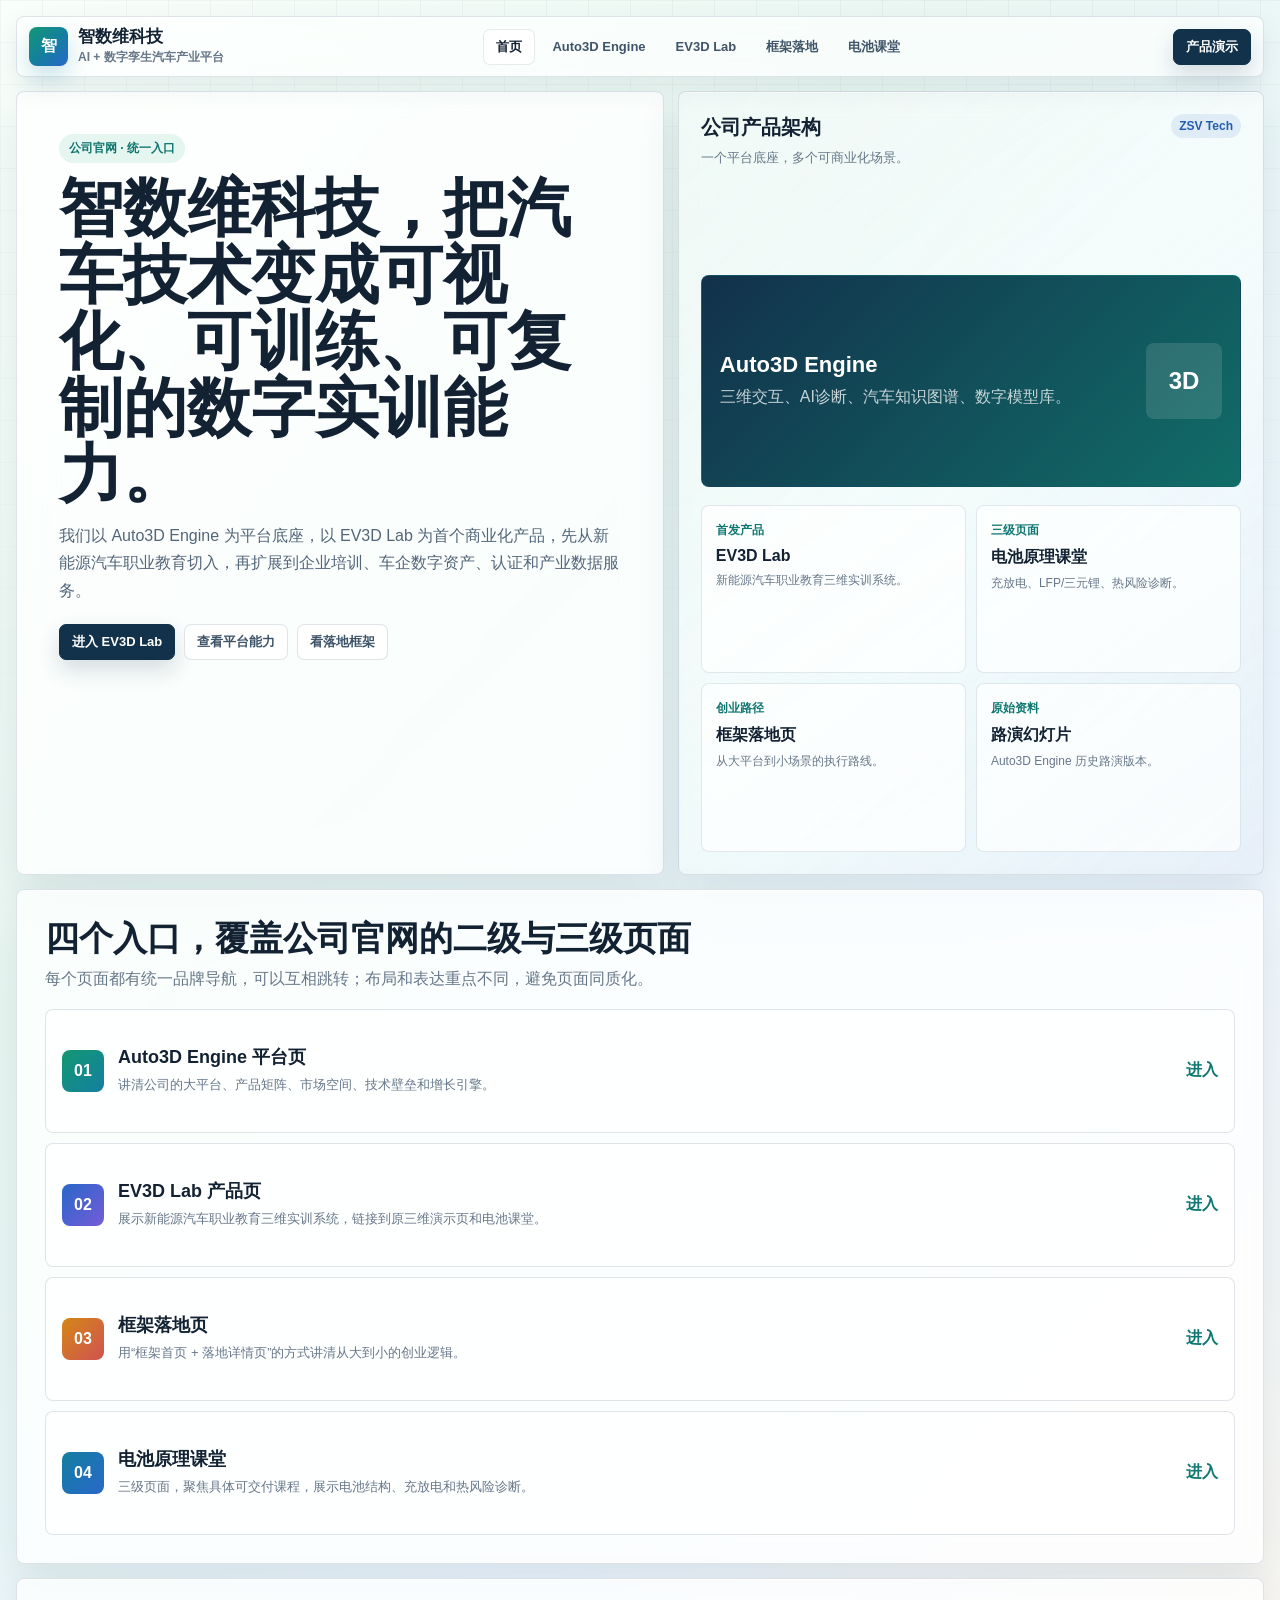
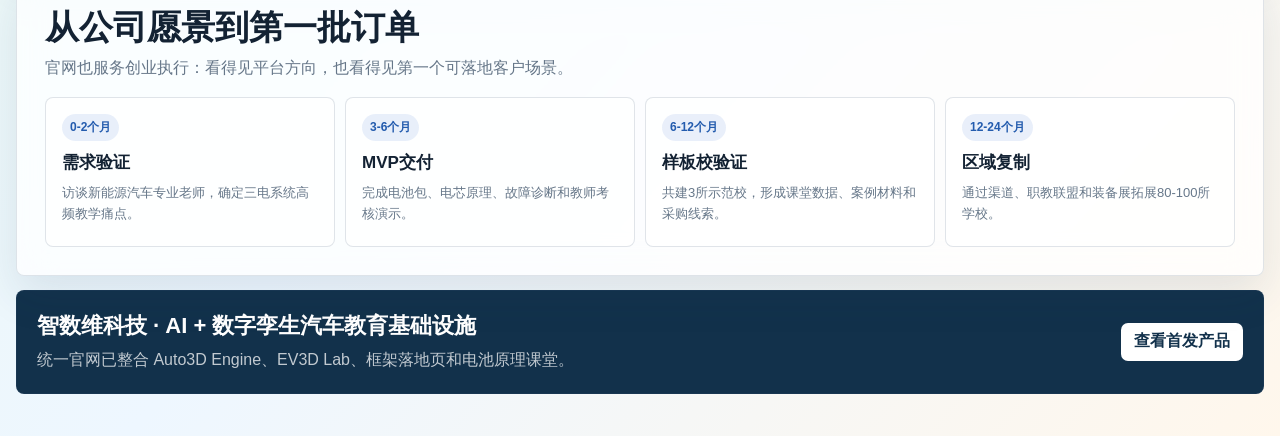
<file: index.html>
<!doctype html>
<html lang="zh-CN">
<head>
  <meta charset="UTF-8" />
  <meta name="viewport" content="width=device-width, initial-scale=1.0" />
  <title>智数维科技 | AI + 数字孪生汽车产业平台</title>
  <link rel="stylesheet" href="assets/site.css" />
  <style>
    .home-hero{grid-template-columns:minmax(0,1.05fr) minmax(360px,.95fr)}
    .studio-map{
      position:relative;
      overflow:hidden;
      min-height:560px;
      padding:22px;
      display:grid;
      align-content:stretch;
      background:
        linear-gradient(145deg,rgba(255,255,255,.74),rgba(239,250,247,.52)),
        linear-gradient(135deg,rgba(19,152,115,.16),transparent 42%),
        linear-gradient(315deg,rgba(117,91,215,.13),transparent 45%);
    }
    .map-top{display:flex;justify-content:space-between;gap:12px;align-items:flex-start}
    .map-title h3{margin:0;font-size:20px}
    .map-title p{margin:7px 0 0;color:var(--muted);line-height:1.55;font-size:13px}
    .map-grid{
      margin-top:18px;
      display:grid;
      grid-template-columns:1fr 1fr;
      gap:10px;
    }
    .map-card{
      min-height:120px;
      border:1px solid rgba(64,91,116,.14);
      border-radius:8px;
      background:rgba(255,255,255,.72);
      padding:14px;
      transition:transform .2s ease,box-shadow .2s ease;
    }
    .map-card:hover{transform:translateY(-2px);box-shadow:0 14px 28px rgba(31,61,87,.12)}
    .map-card em{font-style:normal;color:#0f7771;font-size:12px;font-weight:850}
    .map-card h4{margin:8px 0 6px;font-size:16px}
    .map-card p{margin:0;color:var(--muted);font-size:12px;line-height:1.55}
    .map-center{
      margin-top:10px;
      border:1px solid rgba(20,127,159,.22);
      border-radius:8px;
      background:linear-gradient(135deg,#12314b,#116d68);
      color:white;
      padding:18px;
      display:grid;
      grid-template-columns:1fr auto;
      gap:12px;
      align-items:center;
    }
    .map-center h3{margin:0;font-size:22px}
    .map-center p{margin:7px 0 0;color:rgba(255,255,255,.76);line-height:1.55}
    .map-center span{
      display:grid;
      place-items:center;
      width:76px;
      height:76px;
      border-radius:8px;
      background:rgba(255,255,255,.12);
      font-weight:900;
      font-size:24px;
    }
    .portal-card{
      display:grid;
      grid-template-columns:auto 1fr auto;
      gap:14px;
      align-items:center;
      border:1px solid var(--line);
      border-radius:8px;
      background:rgba(255,255,255,.72);
      padding:16px;
      min-height:124px;
    }
    .portal-card+.portal-card{margin-top:10px}
    .portal-num{
      width:42px;height:42px;border-radius:8px;display:grid;place-items:center;
      font-weight:900;color:white;background:linear-gradient(135deg,var(--green),var(--cyan));
    }
    .portal-card:nth-child(2) .portal-num{background:linear-gradient(135deg,var(--blue),var(--purple))}
    .portal-card:nth-child(3) .portal-num{background:linear-gradient(135deg,var(--amber),var(--red))}
    .portal-card:nth-child(4) .portal-num{background:linear-gradient(135deg,var(--cyan),var(--blue))}
    .portal-card h3{margin:0;font-size:18px}
    .portal-card p{margin:6px 0 0;color:var(--muted);font-size:13px;line-height:1.55}
    .portal-card a{font-weight:850;color:#0f7771;white-space:nowrap}
    .timeline-strip{display:grid;grid-template-columns:repeat(4,1fr);gap:10px}
    .timeline-strip .card{min-height:150px}
    @media (max-width:980px){
      .home-hero{grid-template-columns:1fr}
      .studio-map{min-height:auto}
      .timeline-strip{grid-template-columns:1fr}
    }
    @media (max-width:560px){
      .map-grid{grid-template-columns:1fr}
      .map-center{grid-template-columns:1fr}
      .portal-card{grid-template-columns:1fr}
    }
  </style>
</head>
<body>
  <div class="site-shell">
    <header class="site-nav">
      <a class="brand" href="index.html">
        <div class="brand-mark">智</div>
        <div><h1>智数维科技</h1><span>AI + 数字孪生汽车产业平台</span></div>
      </a>
      <nav class="nav-links" aria-label="主导航">
        <a class="active" href="index.html">首页</a>
        <a href="platform/auto3d-engine.html">Auto3D Engine</a>
        <a href="solutions/ev3d-lab.html">EV3D Lab</a>
        <a href="strategy/framework.html">框架落地</a>
        <a href="solutions/ev3d-lab/battery-classroom.html">电池课堂</a>
      </nav>
      <a class="nav-action" href="EV3D_Lab_Web.html">产品演示</a>
    </header>

    <main>
      <section class="hero home-hero">
        <div class="hero-card">
          <span class="eyebrow">公司官网 · 统一入口</span>
          <h2 class="hero-title">智数维科技，把汽车技术变成可视化、可训练、可复制的数字实训能力。</h2>
          <p class="lead">我们以 Auto3D Engine 为平台底座，以 EV3D Lab 为首个商业化产品，先从新能源汽车职业教育切入，再扩展到企业培训、车企数字资产、认证和产业数据服务。</p>
          <div class="actions">
            <a class="btn primary" href="solutions/ev3d-lab.html">进入 EV3D Lab</a>
            <a class="btn secondary" href="platform/auto3d-engine.html">查看平台能力</a>
            <a class="btn secondary" href="strategy/framework.html">看落地框架</a>
          </div>
        </div>
        <aside class="panel studio-map">
          <div class="map-top">
            <div class="map-title">
              <h3>公司产品架构</h3>
              <p>一个平台底座，多个可商业化场景。</p>
            </div>
            <span class="badge">ZSV Tech</span>
          </div>
          <div class="map-center">
            <div>
              <h3>Auto3D Engine</h3>
              <p>三维交互、AI诊断、汽车知识图谱、数字模型库。</p>
            </div>
            <span>3D</span>
          </div>
          <div class="map-grid">
            <a class="map-card" href="solutions/ev3d-lab.html"><em>首发产品</em><h4>EV3D Lab</h4><p>新能源汽车职业教育三维实训系统。</p></a>
            <a class="map-card" href="solutions/ev3d-lab/battery-classroom.html"><em>三级页面</em><h4>电池原理课堂</h4><p>充放电、LFP/三元锂、热风险诊断。</p></a>
            <a class="map-card" href="strategy/framework.html"><em>创业路径</em><h4>框架落地页</h4><p>从大平台到小场景的执行路线。</p></a>
            <a class="map-card" href="Auto3D_Engine.html"><em>原始资料</em><h4>路演幻灯片</h4><p>Auto3D Engine 历史路演版本。</p></a>
          </div>
        </aside>
      </section>

      <section class="section">
        <div class="section-head">
          <div>
            <h2>四个入口，覆盖公司官网的二级与三级页面</h2>
            <p>每个页面都有统一品牌导航，可以互相跳转；布局和表达重点不同，避免页面同质化。</p>
          </div>
        </div>
        <div>
          <div class="portal-card">
            <div class="portal-num">01</div>
            <div><h3>Auto3D Engine 平台页</h3><p>讲清公司的大平台、产品矩阵、市场空间、技术壁垒和增长引擎。</p></div>
            <a href="platform/auto3d-engine.html">进入</a>
          </div>
          <div class="portal-card">
            <div class="portal-num">02</div>
            <div><h3>EV3D Lab 产品页</h3><p>展示新能源汽车职业教育三维实训系统，链接到原三维演示页和电池课堂。</p></div>
            <a href="solutions/ev3d-lab.html">进入</a>
          </div>
          <div class="portal-card">
            <div class="portal-num">03</div>
            <div><h3>框架落地页</h3><p>用“框架首页 + 落地详情页”的方式讲清从大到小的创业逻辑。</p></div>
            <a href="strategy/framework.html">进入</a>
          </div>
          <div class="portal-card">
            <div class="portal-num">04</div>
            <div><h3>电池原理课堂</h3><p>三级页面，聚焦具体可交付课程，展示电池结构、充放电和热风险诊断。</p></div>
            <a href="solutions/ev3d-lab/battery-classroom.html">进入</a>
          </div>
        </div>
      </section>

      <section class="section">
        <div class="section-head">
          <div>
            <h2>从公司愿景到第一批订单</h2>
            <p>官网也服务创业执行：看得见平台方向，也看得见第一个可落地客户场景。</p>
          </div>
        </div>
        <div class="timeline-strip">
          <div class="card"><span class="badge">0-2个月</span><h3>需求验证</h3><p>访谈新能源汽车专业老师，确定三电系统高频教学痛点。</p></div>
          <div class="card"><span class="badge">3-6个月</span><h3>MVP交付</h3><p>完成电池包、电芯原理、故障诊断和教师考核演示。</p></div>
          <div class="card"><span class="badge">6-12个月</span><h3>样板校验证</h3><p>共建3所示范校，形成课堂数据、案例材料和采购线索。</p></div>
          <div class="card"><span class="badge">12-24个月</span><h3>区域复制</h3><p>通过渠道、职教联盟和装备展拓展80-100所学校。</p></div>
        </div>
      </section>

      <footer class="page-footer">
        <div>
          <h2>智数维科技 · AI + 数字孪生汽车教育基础设施</h2>
          <p>统一官网已整合 Auto3D Engine、EV3D Lab、框架落地页和电池原理课堂。</p>
        </div>
        <a href="solutions/ev3d-lab.html">查看首发产品</a>
      </footer>
    </main>
  </div>
</body>
</html>
</file>
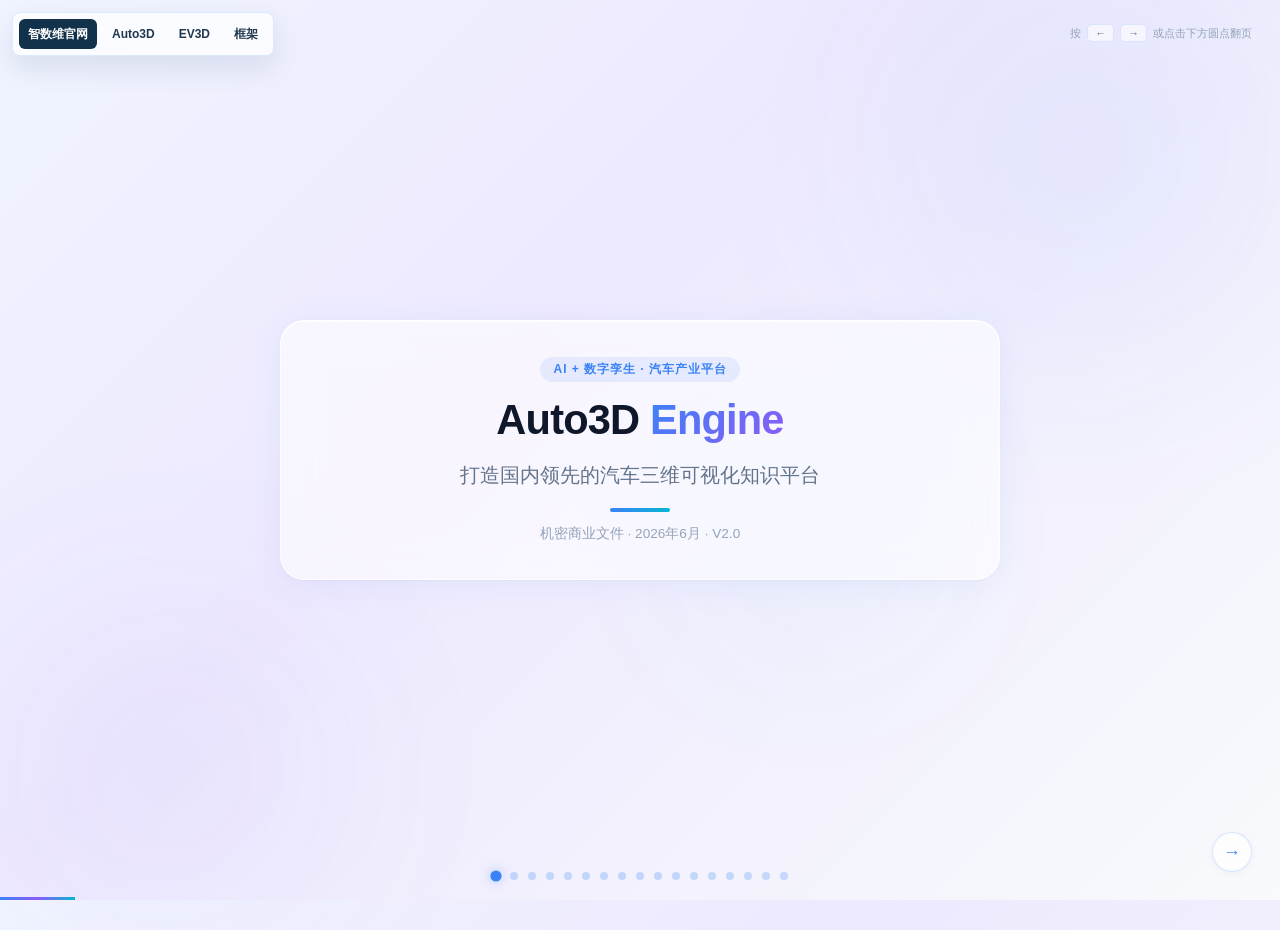
<file: Auto3D_Engine.html>
<!DOCTYPE html>
<html lang="zh-CN">
<head>
<meta charset="UTF-8">
<meta name="viewport" content="width=device-width, initial-scale=1.0">
<meta name="theme-color" content="#3B82F6">
<meta name="color-scheme" content="light">
<title>Auto3D Engine — 路演幻灯片</title>
<style>
/* ============== RESET & BASE ============== */
*,*::before,*::after{box-sizing:border-box;margin:0;padding:0}
html{font-size:16px;-webkit-text-size-adjust:100%;scroll-behavior:smooth}
body{font-family:-apple-system,BlinkMacSystemFont,"Segoe UI","PingFang SC","Microsoft YaHei","Helvetica Neue",sans-serif;color:#0F172A;overflow:hidden;height:100vh;background:linear-gradient(135deg,#F0F4FF 0%,#EDE9FE 40%,#F8FAFC 100%);touch-action:manipulation}

/* ============== DECORATIVE BG ELEMENTS ============== */
.bg-blob{position:fixed;border-radius:50%;filter:blur(100px);opacity:.35;pointer-events:none;z-index:0}
.bg-blob-1{width:600px;height:600px;background:radial-gradient(circle,rgba(59,130,246,.25),transparent 70%);top:-150px;right:-100px;animation:floatBlob 12s ease-in-out infinite}
.bg-blob-2{width:500px;height:500px;background:radial-gradient(circle,rgba(139,92,246,.2),transparent 70%);bottom:-120px;left:-80px;animation:floatBlob 15s ease-in-out infinite reverse}
.bg-blob-3{width:350px;height:350px;background:radial-gradient(circle,rgba(6,182,212,.18),transparent 70%);top:40%;left:50%;animation:floatBlob 18s ease-in-out infinite}
@keyframes floatBlob{0%,100%{transform:translate(0,0) scale(1)}33%{transform:translate(30px,-30px) scale(1.05)}66%{transform:translate(-20px,20px) scale(.95)}}

/* ============== SLIDES CONTAINER ============== */
.slides{position:relative;width:100%;height:100vh;z-index:1}
.slide{position:absolute;inset:0;display:flex;flex-direction:column;align-items:center;justify-content:center;padding:clamp(24px,5vh,64px) clamp(16px,4vw,80px);opacity:0;transform:translateY(30px);transition:opacity .5s cubic-bezier(.4,0,.2,1),transform .5s cubic-bezier(.4,0,.2,1);pointer-events:none}
.slide.active{opacity:1;transform:translateY(0);pointer-events:auto;z-index:2}

/* ============== GLASS CARD ============== */
.glass{background:rgba(255,255,255,.58);backdrop-filter:blur(20px) saturate(180%);-webkit-backdrop-filter:blur(20px) saturate(180%);border:1px solid rgba(255,255,255,.7);border-radius:24px;box-shadow:0 4px 32px rgba(59,130,246,.08),0 1px 3px rgba(0,0,0,.04),inset 0 1px 0 rgba(255,255,255,.8)}
.glass-sm{border-radius:16px;box-shadow:0 2px 16px rgba(59,130,246,.06),0 1px 2px rgba(0,0,0,.03)}
.glass-card{padding:clamp(20px,4vh,40px) clamp(20px,3vw,44px)}
.glass-card-sm{padding:clamp(14px,2.5vh,24px) clamp(14px,2vw,28px)}

/* ============== TYPOGRAPHY ============== */
.slide-title{font-size:clamp(1.6rem,3.5vw,2.6rem);font-weight:800;letter-spacing:-.02em;line-height:1.25;text-wrap:balance;text-align:center}
.slide-subtitle{font-size:clamp(.95rem,1.5vw,1.15rem);font-weight:400;color:#64748B;text-align:center;margin-top:.5em;text-wrap:balance}
.section-tag{display:inline-block;font-size:.75rem;font-weight:700;letter-spacing:.08em;text-transform:uppercase;color:#3B82F6;background:rgba(59,130,246,.1);padding:4px 14px;border-radius:100px;margin-bottom:1em}
.gradient-text{background:linear-gradient(135deg,#3B82F6,#8B5CF6);-webkit-background-clip:text;-webkit-text-fill-color:transparent;background-clip:text}

/* ============== GRID LAYOUTS ============== */
.grid-2,.grid-3,.grid-4{display:grid;gap:clamp(16px,2.5vw,28px);width:100%;max-width:1100px}
.grid-2{grid-template-columns:repeat(2,1fr)}
.grid-3{grid-template-columns:repeat(3,1fr)}
.grid-4{grid-template-columns:repeat(4,1fr)}

/* ============== ICON BOX ============== */
.icon-box{display:flex;flex-direction:column;align-items:center;text-align:center;gap:12px}
.icon-circle{width:56px;height:56px;border-radius:50%;display:flex;align-items:center;justify-content:center;font-size:1.5rem;flex-shrink:0}
.icon-circle.blue{background:rgba(59,130,246,.12);color:#3B82F6}
.icon-circle.purple{background:rgba(139,92,246,.12);color:#8B5CF6}
.icon-circle.cyan{background:rgba(6,182,212,.12);color:#06B6D4}
.icon-circle.amber{background:rgba(245,158,11,.12);color:#F59E0B}
.icon-circle.emerald{background:rgba(16,185,129,.12);color:#10B981}
.icon-box h3{font-size:1.05rem;font-weight:700;color:#0F172A}
.icon-box p{font-size:.85rem;color:#64748B;line-height:1.55}

/* ============== DATA HIGHLIGHT ============== */
.data-row{display:flex;flex-wrap:wrap;gap:clamp(16px,3vw,36px);justify-content:center}
.data-item{text-align:center;min-width:100px}
.data-value{font-size:clamp(1.8rem,4vw,3rem);font-weight:800;background:linear-gradient(135deg,#3B82F6,#8B5CF6);-webkit-background-clip:text;-webkit-text-fill-color:transparent;background-clip:text;line-height:1.1}
.data-label{font-size:.8rem;color:#64748B;margin-top:6px;font-weight:500}

/* ============== TIMELINE ============== */
.timeline{display:flex;gap:0;width:100%;max-width:900px;position:relative}
.timeline::before{content:'';position:absolute;top:28px;left:10%;right:10%;height:3px;background:linear-gradient(90deg,#3B82F6,#8B5CF6,#06B6D4);border-radius:2px}
.timeline-item{flex:1;text-align:center;position:relative;padding-top:48px}
.timeline-dot{position:absolute;top:16px;left:50%;transform:translateX(-50%);width:24px;height:24px;border-radius:50%;border:3px solid #3B82F6;background:#fff;z-index:1;box-shadow:0 0 0 4px rgba(59,130,246,.12)}
.timeline-item:nth-child(2) .timeline-dot{border-color:#8B5CF6;box-shadow:0 0 0 4px rgba(139,92,246,.12)}
.timeline-item:nth-child(3) .timeline-dot{border-color:#06B6D4;box-shadow:0 0 0 4px rgba(6,182,212,.12)}
.timeline-item h4{font-size:.95rem;font-weight:700;color:#0F172A}
.timeline-year{font-size:.75rem;font-weight:700;color:#3B82F6;margin-bottom:4px}
.timeline-item p{font-size:.78rem;color:#64748B;margin-top:6px;line-height:1.5}

/* ============== TABLE STYLE ============== */
.tbl-wrap{width:100%;max-width:1000px;overflow-x:auto;-webkit-overflow-scrolling:touch;border-radius:16px}
.tbl{width:100%;border-collapse:collapse;font-size:.82rem;font-variant-numeric:tabular-nums}
.tbl th{background:rgba(59,130,246,.12);color:#0F172A;font-weight:700;padding:12px 14px;text-align:left;font-size:.8rem;white-space:nowrap}
.tbl th:first-child{border-radius:12px 0 0 0}
.tbl th:last-child{border-radius:0 12px 0 0}
.tbl td{padding:11px 14px;border-bottom:1px solid rgba(59,130,246,.08);color:#334155;line-height:1.5}
.tbl tr:last-child td:first-child{border-radius:0 0 0 12px}
.tbl tr:last-child td:last-child{border-radius:0 0 12px 0}
.tbl tr:last-child td{border-bottom:none;font-weight:700;background:rgba(59,130,246,.04)}
.tbl td:first-child{font-weight:600;color:#0F172A}
.tbl .num{text-align:center;font-variant-numeric:tabular-nums}
.tbl .hl{color:#3B82F6;font-weight:700}

/* ============== PROGRESS BAR ============== */
.progress-bar{position:fixed;bottom:0;left:0;height:3px;background:linear-gradient(90deg,#3B82F6,#8B5CF6,#06B6D4);transition:width .4s cubic-bezier(.4,0,.2,1);z-index:100}
.progress-dots{position:fixed;bottom:20px;left:50%;transform:translateX(-50%);display:flex;gap:10px;z-index:100}
.progress-dot{width:8px;height:8px;border-radius:50%;background:rgba(59,130,246,.25);transition:all .3s ease;cursor:pointer;border:none;padding:0}
.progress-dot.active{background:#3B82F6;transform:scale(1.4);box-shadow:0 0 8px rgba(59,130,246,.4)}

/* ============== SLIDE NAV ARROWS ============== */
.nav-arrows{position:fixed;bottom:28px;right:28px;display:flex;gap:8px;z-index:100}
.nav-btn{width:40px;height:40px;border-radius:50%;border:1px solid rgba(59,130,246,.2);background:rgba(255,255,255,.7);backdrop-filter:blur(12px);-webkit-backdrop-filter:blur(12px);display:flex;align-items:center;justify-content:center;cursor:pointer;font-size:1.1rem;color:#3B82F6;transition:all .2s ease;box-shadow:0 2px 8px rgba(0,0,0,.04)}
.nav-btn:hover{background:#3B82F6;color:#fff;border-color:#3B82F6;transform:scale(1.05);box-shadow:0 4px 16px rgba(59,130,246,.25)}
.nav-btn:focus-visible{outline:2px solid #3B82F6;outline-offset:3px}

/* ============== COVER SLIDE ============== */
.cover-badge{display:inline-flex;align-items:center;gap:8px;font-size:.85rem;font-weight:600;color:#3B82F6;background:rgba(59,130,246,.08);padding:8px 20px;border-radius:100px;margin-bottom:1.5em;letter-spacing:.02em}
.cover-tagline{font-size:clamp(1rem,2vw,1.25rem);color:#64748B;font-weight:400;margin-top:.8em;text-wrap:balance}

/* ============== KEYBOARD HINT ============== */
.kb-hint{position:fixed;top:24px;right:28px;font-size:.7rem;color:#94A3B8;z-index:100;display:flex;align-items:center;gap:6px}
.kb-hint kbd{display:inline-block;padding:2px 7px;border-radius:5px;font-size:.68rem;font-family:inherit;background:rgba(255,255,255,.6);border:1px solid rgba(59,130,246,.15);color:#64748B}

/* ============== ANIMATIONS ============== */
@keyframes fadeUp{from{opacity:0;transform:translateY(20px)}to{opacity:1;transform:translateY(0)}}
.a-fade-up{animation:fadeUp .6s cubic-bezier(.4,0,.2,1) both}
.a-delay-1{animation-delay:.1s}
.a-delay-2{animation-delay:.2s}
.a-delay-3{animation-delay:.3s}
.a-delay-4{animation-delay:.4s}

@media (prefers-reduced-motion:reduce){
  .slide{transition:opacity .2s ease}
  .slide.active{transform:none}
  .a-fade-up{animation:none;opacity:1}
  .bg-blob{animation:none}
}

/* ============== RESPONSIVE ============== */
@media (max-width:768px){
  .grid-2,.grid-3,.grid-4{grid-template-columns:1fr;gap:12px}
  .timeline{flex-direction:column;gap:20px}
  .timeline::before{display:none}
  .timeline-item{padding-top:0;padding-left:36px;text-align:left}
  .timeline-dot{top:4px;left:0;transform:none}
  .data-row{gap:16px}
  .nav-arrows{bottom:16px;right:16px}
  .progress-dots{bottom:12px}
  .kb-hint{display:none}
  .tbl{font-size:.72rem}
  .tbl td,.tbl th{padding:8px 10px}
}

/* ============== GRADIENT BAR ============== */
.grad-bar{width:60px;height:4px;border-radius:2px;margin:0 auto .8em}
.grad-bar.blue{background:linear-gradient(90deg,#3B82F6,#06B6D4)}
.grad-bar.purple{background:linear-gradient(90deg,#8B5CF6,#3B82F6)}
.grad-bar.amber{background:linear-gradient(90deg,#F59E0B,#EF4444)}

/* ============== FLOW ARROW ============== */
.flow-row{display:flex;align-items:center;gap:clamp(8px,2vw,16px);justify-content:center;flex-wrap:wrap}
.flow-item{text-align:center}
.flow-arrow{font-size:1.3rem;color:#3B82F6;font-weight:300}

/* Print */
@media print{
  body{overflow:auto;height:auto;background:#fff}
  .slide{position:relative;opacity:1;transform:none;pointer-events:auto;page-break-after:always;min-height:100vh}
  .progress-bar,.progress-dots,.nav-arrows,.kb-hint,.bg-blob{display:none}
}
.zsv-switcher{
  position:fixed;
  left:12px;
  top:12px;
  z-index:9999;
  display:flex;
  gap:6px;
  align-items:center;
  max-width:calc(100vw - 24px);
  overflow:auto;
  padding:6px;
  border:1px solid rgba(59,130,246,.16);
  border-radius:8px;
  background:rgba(255,255,255,.76);
  backdrop-filter:blur(14px) saturate(145%);
  -webkit-backdrop-filter:blur(14px) saturate(145%);
  box-shadow:0 12px 28px rgba(42,73,104,.12);
}
.zsv-switcher a{
  display:inline-flex;
  align-items:center;
  min-height:30px;
  padding:0 9px;
  border-radius:6px;
  color:#20374e;
  font-size:12px;
  font-weight:850;
  white-space:nowrap;
  text-decoration:none;
}
.zsv-switcher a:first-child{background:#12314b;color:#fff}
</style>
</head>
<body>
<div class="zsv-switcher" aria-label="智数维科技官网页面切换">
  <a href="index.html">智数维官网</a>
  <a href="platform/auto3d-engine.html">Auto3D</a>
  <a href="solutions/ev3d-lab.html">EV3D</a>
  <a href="strategy/framework.html">框架</a>
</div>

<!-- Decorative Background -->
<div class="bg-blob bg-blob-1" aria-hidden="true"></div>
<div class="bg-blob bg-blob-2" aria-hidden="true"></div>
<div class="bg-blob bg-blob-3" aria-hidden="true"></div>

<!-- Keyboard Hint -->
<div class="kb-hint" aria-hidden="true">按 <kbd>←</kbd> <kbd>→</kbd> 或点击下方圆点翻页</div>

<!-- Slides Container -->
<main class="slides" id="slidesContainer" aria-label="路演幻灯片">

  <!-- ==================== SLIDE 0: COVER ==================== -->
  <section class="slide active" id="slide-0" aria-label="封面">
    <div class="glass glass-card" style="max-width:720px;width:100%;text-align:center">
      <div class="section-tag a-fade-up">AI + 数字孪生 · 汽车产业平台</div>
      <h1 class="slide-title a-fade-up a-delay-1">
        Auto3D <span class="gradient-text">Engine</span>
      </h1>
      <p class="cover-tagline a-fade-up a-delay-2">打造国内领先的汽车三维可视化知识平台</p>
      <div class="grad-bar blue a-fade-up a-delay-2" style="margin:1.2em auto 0"></div>
      <p class="a-fade-up a-delay-3" style="font-size:.85rem;color:#94A3B8;margin-top:1em">机密商业文件 · 2026年6月 · V2.0</p>
    </div>
  </section>

  <!-- ==================== SLIDE 1: PROJECT OVERVIEW ==================== -->
  <section class="slide" id="slide-1" aria-label="项目概述">
    <div class="glass glass-card" style="max-width:880px;width:100%">
      <div class="section-tag">01 · 项目概述</div>
      <h2 class="slide-title" style="text-align:left;margin-bottom:.6em">Auto3D Engine 是什么？</h2>
      <p class="slide-subtitle" style="text-align:left;margin-bottom:1.5em">以 AI + 数字孪生为核心，覆盖教育、培训、研发、营销、认证的汽车产业平台</p>
      <div class="grid-3">
        <div class="glass glass-sm glass-card-sm icon-box a-fade-up">
          <div class="icon-circle blue">🏫</div>
          <h3>职业院校</h3>
          <p>3000+院校，提供三维拆装教学、虚拟实训考核、数字化课程资源</p>
        </div>
        <div class="glass glass-sm glass-card-sm icon-box a-fade-up a-delay-1">
          <div class="icon-circle purple">🏭</div>
          <h3>汽车企业</h3>
          <p>主机厂/4S集团/零部件企业，新车型培训 + 技术资料数字化</p>
        </div>
        <div class="glass glass-sm glass-card-sm icon-box a-fade-up a-delay-2">
          <div class="icon-circle cyan">👤</div>
          <h3>C端用户</h3>
          <p>5000万+汽车爱好者、改装玩家、准车主、汽修从业者</p>
        </div>
      </div>
    </div>
  </section>

  <!-- ==================== SLIDE 2: PAIN POINTS ==================== -->
  <section class="slide" id="slide-2" aria-label="市场痛点">
    <div class="glass glass-card" style="max-width:960px;width:100%">
      <div class="section-tag">02 · 市场痛点</div>
      <h2 class="slide-title" style="text-align:left;margin-bottom:.6em">三大群体亟待解决的行业难题</h2>
      <div class="grid-3" style="margin-top:1.2em">
        <div class="glass glass-sm glass-card-sm a-fade-up">
          <div class="icon-circle blue" style="margin-bottom:8px">🎓</div>
          <h3 style="text-align:left;margin-bottom:6px">职业院校</h3>
          <ul style="font-size:.82rem;color:#475569;line-height:1.8;list-style:none;padding:0">
            <li>⚠ 实训设备昂贵（电池包 5-20万）</li>
            <li>⚠ 新能源车型更新太快跟不上</li>
            <li>⚠ 学生看不懂内部结构</li>
            <li>⚠ 拆装实训耗时 & 耗材</li>
          </ul>
        </div>
        <div class="glass glass-sm glass-card-sm a-fade-up a-delay-1">
          <div class="icon-circle purple" style="margin-bottom:8px">🏢</div>
          <h3 style="text-align:left;margin-bottom:6px">汽车企业</h3>
          <ul style="font-size:.82rem;color:#475569;line-height:1.8;list-style:none;padding:0">
            <li>⚠ 培训成本高，动辄每人上万元</li>
            <li>⚠ 技术资料分散，知识难沉淀</li>
            <li>⚠ 新员工上岗周期长（2-4周）</li>
            <li>⚠ 海外培训难以标准化复制</li>
          </ul>
        </div>
        <div class="glass glass-sm glass-card-sm a-fade-up a-delay-2">
          <div class="icon-circle cyan" style="margin-bottom:8px">🔧</div>
          <h3 style="text-align:left;margin-bottom:6px">汽车爱好者</h3>
          <ul style="font-size:.82rem;color:#475569;line-height:1.8;list-style:none;padding:0">
            <li>⚠ 缺少专业系统化学习平台</li>
            <li>⚠ 视频讲解不够直观</li>
            <li>⚠ 看不到内部结构</li>
            <li>⚠ 改装知识碎片化</li>
          </ul>
        </div>
      </div>
    </div>
  </section>

  <!-- ==================== SLIDE 3: SOLUTION ==================== -->
  <section class="slide" id="slide-3" aria-label="解决方案">
    <div class="glass glass-card" style="max-width:960px;width:100%">
      <div class="section-tag">03 · 解决方案</div>
      <h2 class="slide-title" style="text-align:left;margin-bottom:.6em">三维数字孪生 — 一站式解决</h2>
      <div class="grid-4" style="margin-top:1em">
        <div class="glass glass-sm glass-card-sm icon-box a-fade-up">
          <div class="icon-circle blue">🔩</div>
          <h3>三维拆装</h3>
          <p>一键拆解发动机、变速箱、电池包、电机，展示结构与原理</p>
        </div>
        <div class="glass glass-sm glass-card-sm icon-box a-fade-up a-delay-1">
          <div class="icon-circle purple">⚡</div>
          <h3>动态原理</h3>
          <p>四冲程动画、电磁转换、换挡逻辑实时演示</p>
        </div>
        <div class="glass glass-sm glass-card-sm icon-box a-fade-up a-delay-2">
          <div class="icon-circle cyan">🔍</div>
          <h3>故障模拟</h3>
          <p>200+故障场景，演示故障原因→位置→排查全流程</p>
        </div>
        <div class="glass glass-sm glass-card-sm icon-box a-fade-up a-delay-3">
          <div class="icon-circle emerald">🥽</div>
          <h3>AR / VR</h3>
          <p>佩戴VR设备进入发动机内部，打造元宇宙汽车课堂</p>
        </div>
      </div>
    </div>
  </section>

  <!-- ==================== SLIDE 4: PRODUCT MATRIX ==================== -->
  <section class="slide" id="slide-4" aria-label="产品矩阵">
    <div class="glass glass-card" style="max-width:1000px;width:100%">
      <div class="section-tag">04 · 产品矩阵</div>
      <h2 class="slide-title" style="text-align:left;margin-bottom:1em">五大产品线，全覆盖客户需求</h2>
      <div class="tbl-wrap glass glass-sm">
        <table class="tbl">
          <thead>
            <tr><th>产品</th><th>形态</th><th>目标客户</th><th>核心价值</th><th>定价</th></tr>
          </thead>
          <tbody>
            <tr><td>Auto3D 教学平台</td><td>SaaS</td><td>职业院校</td><td>三维教学·虚拟实训·考核闭环</td><td class="num">1-10万/年</td></tr>
            <tr><td>Auto3D Enterprise</td><td>私有部署</td><td>主机厂/4S集团</td><td>培训周期 2周→3天</td><td class="num">10-100万+</td></tr>
            <tr><td>Auto3D Lab</td><td>软硬一体</td><td>院校整体方案</td><td>数字实训室·替代实体设备</td><td class="num">20-100万</td></tr>
            <tr><td>Auto3D AI 导师</td><td>SaaS插件</td><td>全客户层</td><td>"汽车版ChatGPT"·AI即时讲解</td><td class="num">增值模块</td></tr>
            <tr><td>Auto3D Assets</td><td>项目制</td><td>车企/供应商</td><td>高精度3D模型·数字展厅</td><td class="num">5-200万</td></tr>
          </tbody>
        </table>
      </div>
    </div>
  </section>

  <!-- ==================== SLIDE 5: MARKET SIZE ==================== -->
  <section class="slide" id="slide-5" aria-label="市场规模">
    <div class="glass glass-card" style="max-width:900px;width:100%">
      <div class="section-tag">05 · 市场分析</div>
      <h2 class="slide-title" style="text-align:left;margin-bottom:.3em">巨大的蓝海市场</h2>
      <p class="slide-subtitle" style="text-align:left;margin-bottom:1.5em">中国汽车数字孪生教育市场 2030E 突破<strong style="color:#3B82F6">250亿元</strong></p>
      <div class="data-row a-fade-up">
        <div class="data-item">
          <div class="data-value">3,000+</div>
          <div class="data-label">职业院校</div>
        </div>
        <div class="data-item">
          <div class="data-value">300万+</div>
          <div class="data-label">后市场从业者</div>
        </div>
        <div class="data-item">
          <div class="data-value">40%</div>
          <div class="data-label">市场年增速</div>
        </div>
        <div class="data-item">
          <div class="data-value">250亿</div>
          <div class="data-label">2030E总市场</div>
        </div>
      </div>
      <div class="grid-2" style="margin-top:2em">
        <div class="glass glass-sm glass-card-sm a-fade-up a-delay-1">
          <h3 style="font-size:.9rem;color:#0F172A;margin-bottom:8px">PEST 利好叠加</h3>
          <p style="font-size:.8rem;color:#64748B;line-height:1.6">职教数字化政策密集出台 · 新能源汽车渗透率突破50% · WebGPU/5G技术成熟 · Z世代偏好互动化学习</p>
        </div>
        <div class="glass glass-sm glass-card-sm a-fade-up a-delay-2">
          <h3 style="font-size:.9rem;color:#0F172A;margin-bottom:8px">细分赛道空间</h3>
          <p style="font-size:.8rem;color:#64748B;line-height:1.6">院校市场 60-100亿 · 企业培训 80-120亿 · C端用户 10-15亿 · 数字资产服务 30-50亿</p>
        </div>
      </div>
    </div>
  </section>

  <!-- ==================== SLIDE 6: COMPETITIVE ==================== -->
  <section class="slide" id="slide-6" aria-label="竞争格局">
    <div class="glass glass-card" style="max-width:1000px;width:100%">
      <div class="section-tag">06 · 竞争格局</div>
      <h2 class="slide-title" style="text-align:left;margin-bottom:.6em">为什么我们是唯一的？</h2>
      <p class="slide-subtitle" style="text-align:left;margin-bottom:1em">市场上尚无「三维交互 + AI 诊断 + 数字孪生」一体化平台</p>
      <div class="grid-2" style="margin-top:1em">
        <div class="glass glass-sm glass-card-sm a-fade-up" style="border-left:3px solid #9CA3AF">
          <h3 style="font-size:.9rem;color:#64748B">竞品现状</h3>
          <ul style="font-size:.8rem;color:#64748B;line-height:1.7;list-style:none;padding:0;margin-top:6px">
            <li>传统教学软件 → Flash/视频为主，无三维交互</li>
            <li>视频平台 → 被动观看，无操作实践</li>
            <li>AI工具 → 通用AI，缺汽车专业深度</li>
            <li>VR方案 → 硬件门槛高，成本大</li>
          </ul>
        </div>
        <div class="glass glass-sm glass-card-sm a-fade-up a-delay-1" style="border-left:3px solid #3B82F6">
          <h3 style="font-size:.9rem;color:#3B82F6">Auto3D 优势</h3>
          <ul style="font-size:.8rem;color:#334155;line-height:1.7;list-style:none;padding:0;margin-top:6px">
            <li>✓ 全三维实时交互引擎</li>
            <li>✓ 学-练-考一体化闭环</li>
            <li>✓ 汽车专属知识图谱 + AI</li>
            <li>✓ Web端为主，零部署门槛</li>
          </ul>
        </div>
      </div>
    </div>
  </section>

  <!-- ==================== SLIDE 7: BUSINESS MODEL ==================== -->
  <section class="slide" id="slide-7" aria-label="商业模式">
    <div class="glass glass-card" style="max-width:1000px;width:100%">
      <div class="section-tag">07 · 商业模式</div>
      <h2 class="slide-title" style="text-align:left;margin-bottom:.6em">五层收入模型，多元盈利结构</h2>
      <div class="grid-3" style="margin-top:1em">
        <div class="glass glass-sm glass-card-sm icon-box a-fade-up">
          <div class="icon-circle blue">📡</div>
          <h3>院校 SaaS</h3>
          <p>1-10万/年/校<br>按模块阶梯定价<br><span style="color:#10B981;font-weight:700">毛利率 85%+</span></p>
        </div>
        <div class="glass glass-sm glass-card-sm icon-box a-fade-up a-delay-1">
          <div class="icon-circle purple">🏭</div>
          <h3>企业私有部署</h3>
          <p>10-100万+/项目<br>定制车型+私有化<br><span style="color:#10B981;font-weight:700">毛利率 70%+</span></p>
        </div>
        <div class="glass glass-sm glass-card-sm icon-box a-fade-up a-delay-2">
          <div class="icon-circle amber">💎</div>
          <h3>数字资产服务</h3>
          <p>5-200万/项目<br>三维模型定制<br><span style="color:#10B981;font-weight:700">利润最高业务线</span></p>
        </div>
        <div class="glass glass-sm glass-card-sm icon-box a-fade-up a-delay-1">
          <div class="icon-circle cyan">📚</div>
          <h3>课程内容</h3>
          <p>980-4980元/课程<br>新能源专题包<br><span style="color:#10B981;font-weight:700">毛利率 90%+</span></p>
        </div>
        <div class="glass glass-sm glass-card-sm icon-box a-fade-up a-delay-2">
          <div class="icon-circle emerald">👥</div>
          <h3>会员订阅</h3>
          <p>39元/月·299元/年<br>C端个人用户<br><span style="color:#10B981;font-weight:700">毛利率 95%+</span></p>
        </div>
        <div class="glass glass-sm glass-card-sm icon-box a-fade-up a-delay-3" style="justify-content:center">
          <div style="font-size:2rem;font-weight:800" class="gradient-text">2028E</div>
          <p style="font-size:.85rem;color:#64748B">预计总收入<br><strong style="font-size:1.2rem;color:#3B82F6">18亿元</strong></p>
        </div>
      </div>
    </div>
  </section>

  <!-- ==================== SLIDE 8: PLATFORM ARCHITECTURE ==================== -->
  <section class="slide" id="slide-8" aria-label="平台架构">
    <div class="glass glass-card" style="max-width:860px;width:100%;text-align:center">
      <div class="section-tag">08 · 平台架构</div>
      <h2 class="slide-title" style="margin-bottom:1.2em">AI + 数字孪生汽车产业平台</h2>
      <div class="flow-row a-fade-up" style="flex-direction:column;gap:0">
        <!-- Top -->
        <div class="glass glass-sm glass-card-sm" style="background:linear-gradient(135deg,rgba(30,58,95,.08),rgba(59,130,246,.06));width:80%;max-width:500px">
          <h3 style="font-size:1rem;color:#1E3A5F;margin:0">🧠 AI 汽车大脑</h3>
          <p style="font-size:.75rem;color:#64748B;margin-top:4px">智能诊断 · 知识图谱 · AI导师</p>
        </div>
        <div style="font-size:1.2rem;color:#3B82F6;margin:4px 0">│</div>
        <!-- Middle row -->
        <div style="display:flex;gap:12px;flex-wrap:wrap;justify-content:center;width:100%">
          <div class="glass glass-sm glass-card-sm" style="flex:1;min-width:140px;max-width:220px;text-align:center;background:rgba(59,130,246,.04)">
            <h3 style="font-size:.85rem;color:#2563EB">🏫 职业教育</h3>
            <p style="font-size:.7rem;color:#64748B;margin-top:2px">SaaS平台·数字实训室·认证</p>
          </div>
          <div class="glass glass-sm glass-card-sm" style="flex:1;min-width:140px;max-width:220px;text-align:center;background:rgba(139,92,246,.04)">
            <h3 style="font-size:.85rem;color:#7C3AED">🏭 企业培训</h3>
            <p style="font-size:.7rem;color:#64748B;margin-top:2px">私有部署·数字资产·定制</p>
          </div>
          <div class="glass glass-sm glass-card-sm" style="flex:1;min-width:140px;max-width:220px;text-align:center;background:rgba(6,182,212,.04)">
            <h3 style="font-size:.85rem;color:#0891B2">👤 汽车社区</h3>
            <p style="font-size:.7rem;color:#64748B;margin-top:2px">会员订阅·技术社区·认证</p>
          </div>
        </div>
        <div style="font-size:1.2rem;color:#3B82F6;margin:4px 0">│</div>
        <!-- Bottom engine -->
        <div class="glass glass-sm glass-card-sm" style="background:linear-gradient(135deg,rgba(217,119,6,.08),rgba(245,158,11,.05));width:80%;max-width:500px">
          <h3 style="font-size:1rem;color:#D97706;margin:0">⚙ 三维数字孪生引擎</h3>
          <p style="font-size:.75rem;color:#64748B;margin-top:4px">Web3D · AR · VR · 多端适配</p>
        </div>
        <div style="font-size:1.2rem;color:#3B82F6;margin:4px 0">│</div>
        <!-- Database -->
        <div class="glass glass-sm glass-card-sm" style="background:rgba(75,85,99,.06);width:90%;max-width:600px">
          <h3 style="font-size:.85rem;color:#4B5563;margin:0">🗄 发动机 · 电池 · 电机 · 整车 · 故障知识库</h3>
        </div>
      </div>
    </div>
  </section>

  <!-- ==================== SLIDE 9: TARGET & STRATEGY ==================== -->
  <section class="slide" id="slide-9" aria-label="目标客户与策略">
    <div class="glass glass-card" style="max-width:900px;width:100%">
      <div class="section-tag">09 · 三阶段拓展策略</div>
      <h2 class="slide-title" style="text-align:left;margin-bottom:1.2em">从院校到企业到C端 — 阶梯式扩张</h2>
      <div class="timeline a-fade-up">
        <div class="timeline-item">
          <div class="timeline-dot"></div>
          <div class="timeline-year">2026</div>
          <h4>第一阶段 · 市场验证</h4>
          <p>100所示范校<br>打造10所标杆<br>营收突破3,500万</p>
        </div>
        <div class="timeline-item">
          <div class="timeline-dot"></div>
          <div class="timeline-year">2027-2028</div>
          <h4>第二阶段 · 规模复制</h4>
          <p>1000+院校 / 50+企业<br>签约比亚迪/吉利<br>A轮融资</p>
        </div>
        <div class="timeline-item">
          <div class="timeline-dot"></div>
          <div class="timeline-year">2029-2030</div>
          <h4>第三阶段 · 生态扩展</h4>
          <p>院校覆盖率 50%+<br>C端用户50万+<br>拓展海外·启动IPO</p>
        </div>
      </div>
    </div>
  </section>

  <!-- ==================== SLIDE 10: CORE BARRIERS ==================== -->
  <section class="slide" id="slide-10" aria-label="核心壁垒">
    <div class="glass glass-card" style="max-width:960px;width:100%">
      <div class="section-tag">10 · 核心壁垒</div>
      <h2 class="slide-title" style="text-align:left;margin-bottom:.6em">三重竞争护城河</h2>
      <p class="slide-subtitle" style="text-align:left;margin-bottom:1.2em">壁垒随业务增长自我强化，形成「越用越强」的正循环飞轮</p>
      <div class="grid-3">
        <div class="glass glass-sm glass-card-sm a-fade-up" style="border-top:3px solid #3B82F6">
          <div class="icon-circle blue" style="margin-bottom:10px">🗄</div>
          <h3>数据壁垒</h3>
          <p style="font-size:.82rem;color:#64748B;line-height:1.6;margin-top:6px">50+发动机 · 30+变速箱<br>200+故障场景<br>5000+知识点关联<br><em style="color:#3B82F6">单模型200-500人时，先发优势显著</em></p>
        </div>
        <div class="glass glass-sm glass-card-sm a-fade-up a-delay-1" style="border-top:3px solid #8B5CF6">
          <div class="icon-circle purple" style="margin-bottom:10px">📖</div>
          <h3>内容壁垒</h3>
          <p style="font-size:.82rem;color:#64748B;line-height:1.6;margin-top:6px">200+课时标准化课程<br>对标教育部专业标准<br>故障码→三维→诊断<br><em style="color:#8B5CF6">独特内容组织形成专利布局</em></p>
        </div>
        <div class="glass glass-sm glass-card-sm a-fade-up a-delay-2" style="border-top:3px solid #06B6D4">
          <div class="icon-circle cyan" style="margin-bottom:10px">🤖</div>
          <h3>AI 壁垒</h3>
          <p style="font-size:.82rem;color:#64748B;line-height:1.6;margin-top:6px">汽车垂直领域知识图谱<br>真实维修数据训练<br>AI诊断引擎<br><em style="color:#06B6D4">提问越多→AI越聪明→用户越多</em></p>
        </div>
      </div>
    </div>
  </section>

  <!-- ==================== SLIDE 11: GROWTH DIRECTIONS ==================== -->
  <section class="slide" id="slide-11" aria-label="增长方向">
    <div class="glass glass-card" style="max-width:960px;width:100%">
      <div class="section-tag">11 · 增长方向</div>
      <h2 class="slide-title" style="text-align:left;margin-bottom:.6em">五大未来增长引擎</h2>
      <p class="slide-subtitle" style="text-align:left;margin-bottom:1em">这些方向最容易吸引投资人</p>
      <div class="grid-2">
        <div class="glass glass-sm glass-card-sm a-fade-up" style="display:flex;gap:12px;align-items:flex-start">
          <div class="icon-circle blue" style="flex-shrink:0">⚡</div>
          <div><h3 style="font-size:.9rem">新能源数字教学</h3><p style="font-size:.78rem;color:#64748B;line-height:1.5">电池包·BMS·电机·电控<br>未来5-10年最大增量市场</p></div>
        </div>
        <div class="glass glass-sm glass-card-sm a-fade-up a-delay-1" style="display:flex;gap:12px;align-items:flex-start">
          <div class="icon-circle purple" style="flex-shrink:0">🏗</div>
          <div><h3 style="font-size:.9rem">数字孪生实验室</h3><p style="font-size:.78rem;color:#64748B;line-height:1.5">单校20-100万·替代实体设备<br>全国2000+院校，市场40亿+</p></div>
        </div>
        <div class="glass glass-sm glass-card-sm a-fade-up a-delay-2" style="display:flex;gap:12px;align-items:flex-start">
          <div class="icon-circle cyan" style="flex-shrink:0">🤖</div>
          <div><h3 style="font-size:.9rem">汽车 AI 导师</h3><p style="font-size:.78rem;color:#64748B;line-height:1.5">"汽车版ChatGPT"<br>自然语言→三维讲解→检测方案</p></div>
        </div>
        <div class="glass glass-sm glass-card-sm a-fade-up a-delay-3" style="display:flex;gap:12px;align-items:flex-start">
          <div class="icon-circle emerald" style="flex-shrink:0">📜</div>
          <div><h3 style="font-size:.9rem">维修认证平台</h3><p style="font-size:.78rem;color:#64748B;line-height:1.5">新能源·电池·智驾认证<br>培训→考试→认证→就业闭环</p></div>
        </div>
        <div class="glass glass-sm glass-card-sm a-fade-up a-delay-4" style="display:flex;gap:12px;align-items:flex-start;grid-column:1/-1">
          <div class="icon-circle amber" style="flex-shrink:0">🌐</div>
          <div><h3 style="font-size:.9rem">车企数字展厅</h3><p style="font-size:.78rem;color:#64748B;line-height:1.5">面向主机厂，整车可交互三维展示 · 用于展会/官网/海外推广 · 市场空间非常大</p></div>
        </div>
      </div>
    </div>
  </section>

  <!-- ==================== SLIDE 12: FINANCIAL ==================== -->
  <section class="slide" id="slide-12" aria-label="财务预测">
    <div class="glass glass-card" style="max-width:960px;width:100%">
      <div class="section-tag">12 · 财务预测</div>
      <h2 class="slide-title" style="text-align:left;margin-bottom:.6em">高速增长的财务模型</h2>
      <p class="slide-subtitle" style="text-align:left;margin-bottom:1em">保守估计，2030年营收突破<strong style="color:#3B82F6">48亿元</strong></p>
      <div class="data-row a-fade-up" style="margin-bottom:1.5em">
        <div class="data-item"><div class="data-value">3,500万</div><div class="data-label">2026 营收 · 起步年</div></div>
        <div style="font-size:1.5rem;color:#CBD5E1;display:flex;align-items:center">→</div>
        <div class="data-item"><div class="data-value">9,000万</div><div class="data-label">2027E 营收</div></div>
        <div style="font-size:1.5rem;color:#CBD5E1;display:flex;align-items:center">→</div>
        <div class="data-item"><div class="data-value">1.8亿</div><div class="data-label">2028E 营收</div></div>
        <div style="font-size:1.5rem;color:#CBD5E1;display:flex;align-items:center">→</div>
        <div class="data-item"><div class="data-value">48亿</div><div class="data-label">2030E 营收</div></div>
      </div>
      <div class="tbl-wrap glass glass-sm">
        <table class="tbl">
          <thead>
            <tr><th>指标</th><th>2026E</th><th>2027E</th><th>2028E</th><th>2029E</th><th>2030E</th></tr>
          </thead>
          <tbody>
            <tr><td>营业收入（万元）</td><td class="num">3,500</td><td class="num">9,000</td><td class="num">18,000</td><td class="num">31,000</td><td class="num hl">48,000</td></tr>
            <tr><td>毛利率</td><td class="num">75%</td><td class="num">78%</td><td class="num">82%</td><td class="num">84%</td><td class="num hl">85%+</td></tr>
            <tr><td>净利润（万元）</td><td class="num">300</td><td class="num">2,200</td><td class="num">5,800</td><td class="num">11,500</td><td class="num hl" style="color:#10B981">20,000</td></tr>
          </tbody>
        </table>
      </div>
    </div>
  </section>

  <!-- ==================== SLIDE 13: FUNDING ==================== -->
  <section class="slide" id="slide-13" aria-label="融资计划">
    <div class="glass glass-card" style="max-width:860px;width:100%">
      <div class="section-tag">13 · 融资计划</div>
      <h2 class="slide-title" style="text-align:left;margin-bottom:.6em">天使轮 · 5,000万元</h2>
      <div class="grid-2" style="margin-top:1em">
        <div class="glass glass-sm glass-card-sm a-fade-up">
          <h3 style="font-size:.9rem;color:#0F172A;margin-bottom:10px">本轮详情</h3>
          <table style="width:100%;font-size:.82rem;border-collapse:collapse">
            <tr><td style="padding:6px 8px;color:#64748B;border-bottom:1px solid rgba(0,0,0,.04)">融资金额</td><td style="padding:6px 8px;font-weight:700;color:#3B82F6;border-bottom:1px solid rgba(0,0,0,.04)">5,000 万元</td></tr>
            <tr><td style="padding:6px 8px;color:#64748B;border-bottom:1px solid rgba(0,0,0,.04)">出让股权</td><td style="padding:6px 8px;font-weight:700;border-bottom:1px solid rgba(0,0,0,.04)">10% - 15%</td></tr>
            <tr><td style="padding:6px 8px;color:#64748B;border-bottom:1px solid rgba(0,0,0,.04)">投前估值</td><td style="padding:6px 8px;font-weight:700;border-bottom:1px solid rgba(0,0,0,.04)">3.3 - 4.5 亿元</td></tr>
            <tr><td style="padding:6px 8px;color:#64748B">资金周期</td><td style="padding:6px 8px;font-weight:700">24 个月</td></tr>
          </table>
        </div>
        <div class="glass glass-sm glass-card-sm a-fade-up a-delay-1">
          <h3 style="font-size:.9rem;color:#0F172A;margin-bottom:10px">资金用途</h3>
          <div style="display:flex;flex-direction:column;gap:8px">
            <div style="display:flex;align-items:center;gap:8px"><div style="width:40%;height:8px;background:#3B82F6;border-radius:4px"></div><span style="font-size:.78rem;color:#334155">产品研发 40%</span></div>
            <div style="display:flex;align-items:center;gap:8px"><div style="width:25%;height:8px;background:#8B5CF6;border-radius:4px"></div><span style="font-size:.78rem;color:#334155">模型数据库 25%</span></div>
            <div style="display:flex;align-items:center;gap:8px"><div style="width:20%;height:8px;background:#06B6D4;border-radius:4px"></div><span style="font-size:.78rem;color:#334155">市场拓展 20%</span></div>
            <div style="display:flex;align-items:center;gap:8px"><div style="width:15%;height:8px;background:#F59E0B;border-radius:4px"></div><span style="font-size:.78rem;color:#334155">团队建设 15%</span></div>
          </div>
        </div>
      </div>
      <div class="glass glass-sm glass-card-sm a-fade-up a-delay-2" style="margin-top:16px;display:flex;gap:16px;flex-wrap:wrap;justify-content:space-around">
        <div style="text-align:center"><div style="font-size:.8rem;color:#64748B">A 轮 (2027)</div><div style="font-size:1.1rem;font-weight:800;color:#3B82F6">1.5-2亿</div><div style="font-size:.72rem;color:#94A3B8">估值 15-20亿</div></div>
        <div style="text-align:center"><div style="font-size:.8rem;color:#64748B">B 轮 (2029)</div><div style="font-size:1.1rem;font-weight:800;color:#8B5CF6">3-5亿</div><div style="font-size:.72rem;color:#94A3B8">估值 50-80亿</div></div>
        <div style="text-align:center"><div style="font-size:.8rem;color:#64748B">退出路径</div><div style="font-size:1.1rem;font-weight:800;color:#10B981">IPO / 并购</div><div style="font-size:.72rem;color:#94A3B8">目标估值 600-1000亿</div></div>
      </div>
    </div>
  </section>

  <!-- ==================== SLIDE 14: TEAM ==================== -->
  <section class="slide" id="slide-14" aria-label="核心团队">
    <div class="glass glass-card" style="max-width:880px;width:100%">
      <div class="section-tag">14 · 核心团队</div>
      <h2 class="slide-title" style="text-align:left;margin-bottom:.8em">汽车 + 互联网 双栖团队</h2>
      <div class="grid-3" style="margin-top:.5em">
        <div class="glass glass-sm glass-card-sm icon-box a-fade-up">
          <div class="icon-circle blue">👔</div>
          <h3>CEO / 创始人</h3>
          <p style="font-size:.78rem">汽车工程背景<br>10年+行业经验<br>曾任职头部主机厂</p>
        </div>
        <div class="glass glass-sm glass-card-sm icon-box a-fade-up a-delay-1">
          <div class="icon-circle purple">💻</div>
          <h3>CTO</h3>
          <p style="font-size:.78rem">计算机图形学博士<br>前Unity/Epic引擎工程师<br>8年3D渲染经验</p>
        </div>
        <div class="glass glass-sm glass-card-sm icon-box a-fade-up a-delay-2">
          <div class="icon-circle cyan">📱</div>
          <h3>CPO</h3>
          <p style="font-size:.78rem">前互联网教育产品总监<br>主导百万用户平台<br>深刻理解教育场景</p>
        </div>
        <div class="glass glass-sm glass-card-sm icon-box a-fade-up a-delay-1">
          <div class="icon-circle amber">🔧</div>
          <h3>首席汽车专家</h3>
          <p style="font-size:.78rem">高级技师/考评员<br>30年维修经验<br>多部教材编写</p>
        </div>
        <div class="glass glass-sm glass-card-sm icon-box a-fade-up a-delay-2">
          <div class="icon-circle emerald">🧠</div>
          <h3>AI 技术负责人</h3>
          <p style="font-size:.78rem">前大厂NLP工程师<br>知识图谱 + 大模型<br>垂直领域应用专家</p>
        </div>
        <div class="glass glass-sm glass-card-sm icon-box a-fade-up a-delay-3">
          <div class="icon-circle blue" style="background:rgba(59,130,246,.08)">👥</div>
          <h3>首年团队</h3>
          <p style="font-size:.78rem">30人精干编制<br>研发12·教研6<br>销售6·运营6</p>
        </div>
      </div>
    </div>
  </section>

  <!-- ==================== SLIDE 15: INVESTMENT HIGHLIGHTS ==================== -->
  <section class="slide" id="slide-15" aria-label="投资亮点">
    <div class="glass glass-card" style="max-width:860px;width:100%">
      <div class="section-tag">15 · 投资亮点</div>
      <h2 class="slide-title" style="text-align:left;margin-bottom:1em">为什么值得投资？</h2>
      <div class="grid-2">
        <div class="glass glass-sm glass-card-sm a-fade-up" style="display:flex;gap:12px;align-items:flex-start">
          <span style="font-size:1.5rem;flex-shrink:0">🎯</span>
          <div><h3 style="font-size:.9rem">精准卡位蓝海</h3><p style="font-size:.78rem;color:#64748B;line-height:1.5">汽车数字教育第一平台，尚无直接竞品，先发优势窗口期 12-18 个月</p></div>
        </div>
        <div class="glass glass-sm glass-card-sm a-fade-up a-delay-1" style="display:flex;gap:12px;align-items:flex-start">
          <span style="font-size:1.5rem;flex-shrink:0">💎</span>
          <div><h3 style="font-size:.9rem">高壁垒护城河</h3><p style="font-size:.78rem;color:#64748B;line-height:1.5">数据+内容+AI三重壁垒，越用越强，跟随规模增长自我强化</p></div>
        </div>
        <div class="glass glass-sm glass-card-sm a-fade-up a-delay-2" style="display:flex;gap:12px;align-items:flex-start">
          <span style="font-size:1.5rem;flex-shrink:0">💰</span>
          <div><h3 style="font-size:.9rem">多元盈利模型</h3><p style="font-size:.78rem;color:#64748B;line-height:1.5">SaaS+私有部署+资产定制+会员+课程，五线并行，毛利率70-95%</p></div>
        </div>
        <div class="glass glass-sm glass-card-sm a-fade-up a-delay-3" style="display:flex;gap:12px;align-items:flex-start">
          <span style="font-size:1.5rem;flex-shrink:0">📈</span>
          <div><h3 style="font-size:.9rem">高速增长模型</h3><p style="font-size:.78rem;color:#64748B;line-height:1.5">CAGR 120%+，2027年盈亏平衡，2030年净利润率42%，目标IPO估值600-1000亿</p></div>
        </div>
      </div>
    </div>
  </section>

  <!-- ==================== SLIDE 16: THANK YOU ==================== -->
  <section class="slide" id="slide-16" aria-label="结束页">
    <div class="glass glass-card" style="max-width:640px;width:100%;text-align:center">
      <div class="grad-bar blue" style="margin-bottom:1.5em"></div>
      <h1 class="slide-title" style="font-size:clamp(2rem,5vw,3rem)">
        Auto3D <span class="gradient-text">Engine</span>
      </h1>
      <p style="font-size:1.1rem;color:#64748B;margin:1em 0">AI + 数字孪生 · 重新定义汽车教育</p>
      <div class="grad-bar purple" style="margin:1.5em auto 1em"></div>
      <p style="font-size:.9rem;color:#0F172A;font-weight:600;margin-bottom:4px">期待与您深入交流</p>
      <p style="font-size:.82rem;color:#94A3B8">联系我们获取完整商业企划书</p>
      <p style="font-size:.75rem;color:#CBD5E1;margin-top:2em">机密商业文件 · 2026年6月</p>
    </div>
  </section>

</main>

<!-- Navigation -->
<div class="progress-bar" id="progressBar" aria-hidden="true"></div>
<div class="progress-dots" id="progressDots" role="tablist" aria-label="幻灯片导航"></div>
<nav class="nav-arrows" aria-label="翻页控制">
  <button class="nav-btn" id="btnPrev" aria-label="上一页" title="上一页 (←)">←</button>
  <button class="nav-btn" id="btnNext" aria-label="下一页" title="下一页 (→)">→</button>
</nav>

<script>
/* ============== SLIDE NAVIGATION ENGINE ============== */
(function(){
const slides = Array.from(document.querySelectorAll('.slide'));
const total = slides.length;
let current = 0;

// Build dot navigation
const dotsContainer = document.getElementById('progressDots');
slides.forEach((_, i) => {
  const dot = document.createElement('button');
  dot.className = 'progress-dot';
  dot.setAttribute('role', 'tab');
  dot.setAttribute('aria-label', `跳转到第 ${i + 1} 页`);
  dot.setAttribute('aria-selected', i === 0 ? 'true' : 'false');
  dot.addEventListener('click', () => goTo(i));
  dotsContainer.appendChild(dot);
});
const dots = Array.from(dotsContainer.querySelectorAll('.progress-dot'));

function updateUI() {
  slides.forEach((s, i) => {
    s.classList.toggle('active', i === current);
    // Reset animations when a slide becomes active
    if (i === current) {
      s.querySelectorAll('.a-fade-up').forEach(el => {
        el.style.animation = 'none';
        el.offsetHeight; // trigger reflow
        el.style.animation = '';
      });
    }
  });
  dots.forEach((d, i) => {
    d.classList.toggle('active', i === current);
    d.setAttribute('aria-selected', i === current ? 'true' : 'false');
  });
  document.getElementById('progressBar').style.width = ((current + 1) / total * 100) + '%';
  document.getElementById('btnPrev').style.visibility = current === 0 ? 'hidden' : 'visible';
  document.getElementById('btnNext').style.visibility = current === total - 1 ? 'hidden' : 'visible';
}

function goTo(index) {
  if (index < 0 || index >= total || index === current) return;
  current = index;
  updateUI();
}

function next() { goTo(current + 1); }
function prev() { goTo(current - 1); }

// Button handlers
document.getElementById('btnNext').addEventListener('click', next);
document.getElementById('btnPrev').addEventListener('click', prev);

// Keyboard navigation
document.addEventListener('keydown', (e) => {
  if (e.key === 'ArrowRight' || e.key === 'ArrowDown' || e.key === ' ') {
    e.preventDefault();
    next();
  } else if (e.key === 'ArrowLeft' || e.key === 'ArrowUp') {
    e.preventDefault();
    prev();
  } else if (e.key === 'Home') {
    e.preventDefault();
    goTo(0);
  } else if (e.key === 'End') {
    e.preventDefault();
    goTo(total - 1);
  }
});

// Touch swipe support
let touchStartX = 0;
let touchStartY = 0;
document.addEventListener('touchstart', (e) => {
  touchStartX = e.changedTouches[0].screenX;
  touchStartY = e.changedTouches[0].screenY;
}, { passive: true });

document.addEventListener('touchend', (e) => {
  const dx = e.changedTouches[0].screenX - touchStartX;
  const dy = e.changedTouches[0].screenY - touchStartY;
  if (Math.abs(dx) > Math.abs(dy) && Math.abs(dx) > 50) {
    if (dx < 0) next();
    else prev();
  }
}, { passive: true });

// Mouse wheel navigation (throttled)
let wheelTimeout;
document.addEventListener('wheel', (e) => {
  if (wheelTimeout) return;
  wheelTimeout = setTimeout(() => { wheelTimeout = null; }, 800);
  if (Math.abs(e.deltaY) > Math.abs(e.deltaX) && Math.abs(e.deltaY) > 30) {
    if (e.deltaY > 0) next();
    else prev();
  }
}, { passive: true });

// Initial
updateUI();
})();
</script>
</body>
</html>
</file>
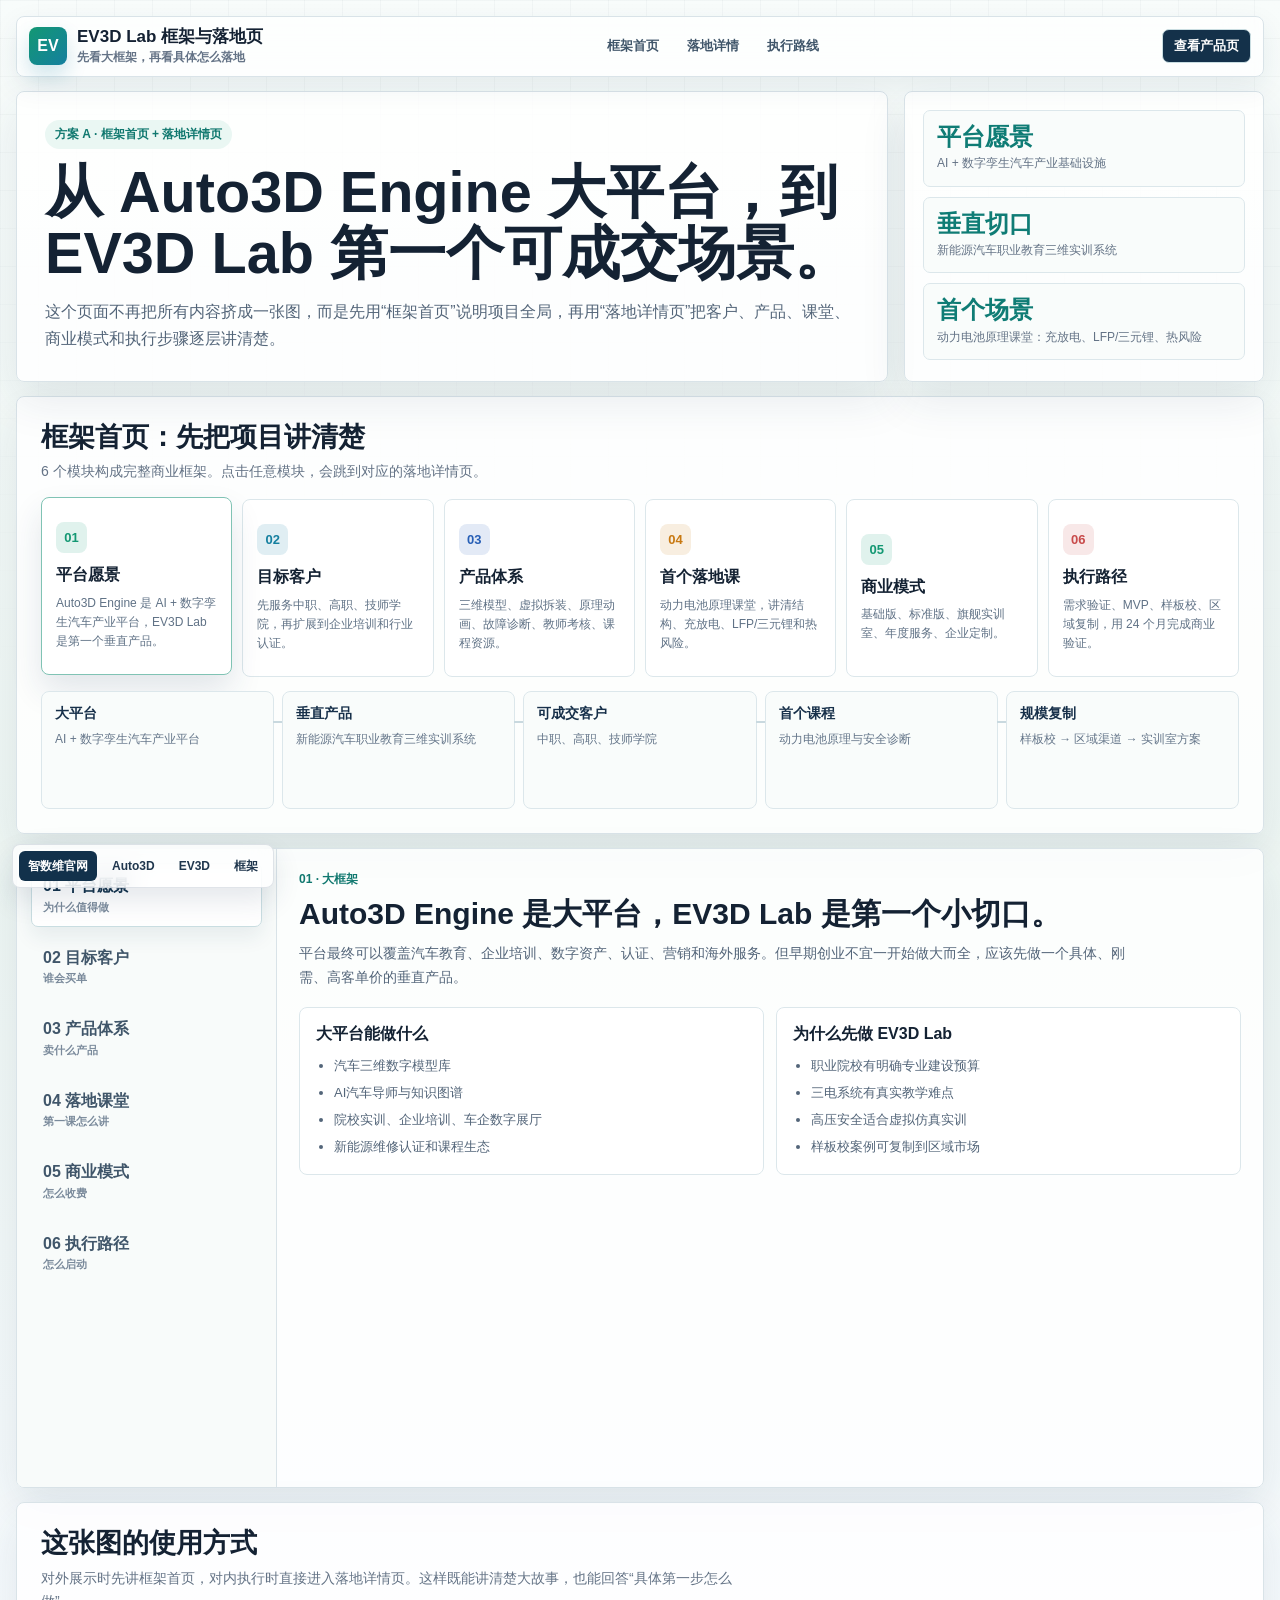
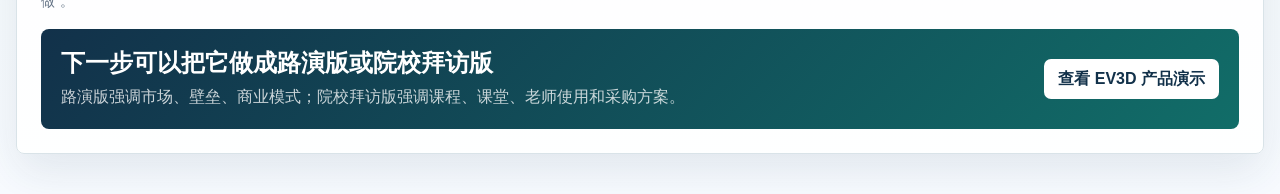
<file: EV3D_Lab_Mindmap.html>
<!doctype html>
<html lang="zh-CN">
<head>
  <meta charset="UTF-8" />
  <meta name="viewport" content="width=device-width, initial-scale=1.0" />
  <meta name="theme-color" content="#f6faf8" />
  <title>EV3D Lab 从平台框架到落地场景</title>
  <style>
    :root{
      --ink:#142233;
      --muted:#647386;
      --line:#d9e3e8;
      --soft:#f6faf8;
      --panel:#ffffff;
      --green:#139873;
      --cyan:#147f9f;
      --blue:#275fb6;
      --amber:#c87912;
      --red:#c84b4b;
      --shadow:0 18px 45px rgba(31,61,87,.10);
      --radius:8px;
    }

    *{box-sizing:border-box}
    html{scroll-behavior:smooth}
    body{
      margin:0;
      min-height:100vh;
      font-family:Inter,-apple-system,BlinkMacSystemFont,"Segoe UI","PingFang SC","Microsoft YaHei",sans-serif;
      color:var(--ink);
      background:
        linear-gradient(180deg,#f8fcfb 0%,#eef6f3 48%,#f8fbff 100%);
    }

    body::before{
      content:"";
      position:fixed;
      inset:0;
      pointer-events:none;
      z-index:-1;
      background-image:
        linear-gradient(rgba(20,34,51,.04) 1px,transparent 1px),
        linear-gradient(90deg,rgba(20,34,51,.04) 1px,transparent 1px);
      background-size:38px 38px;
      mask-image:linear-gradient(to bottom,rgba(0,0,0,.78),transparent 78%);
    }

    a{color:inherit;text-decoration:none}
    button{font:inherit}

    .shell{
      width:min(1440px,calc(100% - 32px));
      margin:0 auto;
      padding:16px 0 40px;
    }

    .topbar{
      position:sticky;
      top:12px;
      z-index:20;
      display:grid;
      grid-template-columns:auto 1fr auto;
      gap:14px;
      align-items:center;
      border:1px solid var(--line);
      border-radius:var(--radius);
      background:rgba(255,255,255,.78);
      backdrop-filter:blur(18px) saturate(145%);
      -webkit-backdrop-filter:blur(18px) saturate(145%);
      box-shadow:0 10px 28px rgba(31,61,87,.08);
      padding:10px 12px;
    }

    .brand{
      display:flex;
      align-items:center;
      gap:10px;
      min-width:0;
    }

    .brand-mark{
      width:38px;
      height:38px;
      border-radius:8px;
      display:grid;
      place-items:center;
      color:white;
      font-weight:900;
      background:linear-gradient(135deg,#139873,#147f9f);
      box-shadow:0 10px 20px rgba(20,127,159,.2);
      flex:none;
    }

    .brand h1{
      margin:0;
      font-size:17px;
      line-height:1.16;
      letter-spacing:0;
    }

    .brand span{
      display:block;
      margin-top:2px;
      color:var(--muted);
      font-size:12px;
      font-weight:600;
    }

    .nav{
      display:flex;
      justify-content:center;
      gap:6px;
    }

    .nav a,.top-action{
      display:inline-flex;
      align-items:center;
      justify-content:center;
      min-height:34px;
      border-radius:7px;
      padding:0 11px;
      color:#40566a;
      font-size:13px;
      font-weight:760;
      white-space:nowrap;
    }

    .nav a:hover{background:#f2f7f5;color:var(--ink)}
    .top-action{
      border:1px solid #c9dde1;
      color:white;
      background:#14314a;
    }

    .hero{
      display:grid;
      grid-template-columns:minmax(0,1fr) 360px;
      gap:16px;
      margin-top:14px;
      align-items:stretch;
    }

    .hero-main,.hero-side,.section,.detail-shell{
      border:1px solid var(--line);
      border-radius:var(--radius);
      background:rgba(255,255,255,.82);
      box-shadow:var(--shadow);
    }

    .hero-main{
      padding:28px;
    }

    .eyebrow{
      display:inline-flex;
      color:#10786f;
      background:#eaf7f3;
      border-radius:999px;
      padding:6px 10px;
      font-size:12px;
      font-weight:850;
      margin-bottom:13px;
    }

    .hero h2{
      margin:0;
      max-width:840px;
      font-size:clamp(30px,4.5vw,58px);
      line-height:1.06;
      letter-spacing:0;
    }

    .hero p{
      margin:14px 0 0;
      max-width:840px;
      color:#536579;
      font-size:16px;
      line-height:1.72;
    }

    .hero-side{
      padding:18px;
      display:grid;
      gap:10px;
      align-content:start;
    }

    .metric{
      border:1px solid #dce7eb;
      border-radius:7px;
      background:#f9fcfb;
      padding:13px;
    }

    .metric strong{
      display:block;
      color:#0f7c75;
      font-size:24px;
      line-height:1.1;
    }

    .metric span{
      display:block;
      margin-top:5px;
      color:var(--muted);
      font-size:12px;
      line-height:1.45;
    }

    .section{
      margin-top:14px;
      padding:24px;
    }

    .section-head{
      display:flex;
      align-items:end;
      justify-content:space-between;
      gap:16px;
      margin-bottom:16px;
    }

    .section h2{
      margin:0;
      font-size:27px;
      line-height:1.2;
    }

    .section-head p{
      margin:7px 0 0;
      color:var(--muted);
      line-height:1.65;
      max-width:700px;
      font-size:14px;
    }

    .framework-grid{
      display:grid;
      grid-template-columns:repeat(6,1fr);
      gap:10px;
      align-items:stretch;
    }

    .framework-card{
      min-height:178px;
      border:1px solid #dce7eb;
      border-radius:8px;
      background:#fff;
      padding:14px;
      cursor:pointer;
      transition:transform .2s ease,border-color .2s ease,box-shadow .2s ease;
      text-align:left;
      color:inherit;
    }

    .framework-card:hover,.framework-card.active{
      transform:translateY(-2px);
      border-color:color-mix(in srgb,var(--accent) 46%,#dce7eb);
      box-shadow:0 16px 32px rgba(31,61,87,.12);
    }

    .framework-card[data-accent="green"]{--accent:var(--green)}
    .framework-card[data-accent="cyan"]{--accent:var(--cyan)}
    .framework-card[data-accent="blue"]{--accent:var(--blue)}
    .framework-card[data-accent="amber"]{--accent:var(--amber)}
    .framework-card[data-accent="red"]{--accent:var(--red)}

    .card-num{
      width:31px;
      height:31px;
      border-radius:8px;
      display:grid;
      place-items:center;
      background:color-mix(in srgb,var(--accent) 13%,white);
      color:var(--accent);
      font-weight:900;
      font-size:13px;
      margin-bottom:12px;
    }

    .framework-card h3{
      margin:0;
      font-size:16px;
      line-height:1.28;
    }

    .framework-card p{
      margin:8px 0 0;
      color:#607286;
      font-size:12px;
      line-height:1.58;
    }

    .flow{
      margin-top:14px;
      display:grid;
      grid-template-columns:repeat(5,1fr);
      gap:8px;
    }

    .flow-step{
      position:relative;
      border:1px solid #dce7eb;
      border-radius:8px;
      background:#f9fcfb;
      padding:13px;
      min-height:118px;
    }

    .flow-step::after{
      content:"";
      position:absolute;
      top:29px;
      right:-9px;
      width:9px;
      height:2px;
      background:#c9d9df;
    }

    .flow-step:last-child::after{display:none}
    .flow-step strong{display:block;font-size:14px;color:#17304a}
    .flow-step span{display:block;margin-top:7px;color:#65768a;font-size:12px;line-height:1.55}

    .detail-shell{
      margin-top:14px;
      display:grid;
      grid-template-columns:260px minmax(0,1fr);
      min-height:640px;
      overflow:hidden;
    }

    .detail-nav{
      border-right:1px solid var(--line);
      background:#f8fbfa;
      padding:14px;
      display:grid;
      gap:8px;
      align-content:start;
    }

    .detail-tab{
      border:1px solid transparent;
      border-radius:7px;
      background:transparent;
      padding:11px;
      text-align:left;
      cursor:pointer;
      color:#40566a;
      font-weight:780;
      line-height:1.35;
    }

    .detail-tab span{
      display:block;
      margin-top:3px;
      color:#7a8a9b;
      font-size:11px;
      font-weight:650;
    }

    .detail-tab.active{
      border-color:#c9dde1;
      background:#ffffff;
      color:#12314a;
      box-shadow:0 10px 20px rgba(31,61,87,.08);
    }

    .detail-content{
      padding:22px;
      min-width:0;
    }

    .detail-page{display:none}
    .detail-page.active{display:block}

    .detail-kicker{
      color:#10786f;
      font-size:12px;
      font-weight:850;
      margin-bottom:8px;
    }

    .detail-page h2{
      margin:0;
      font-size:30px;
      line-height:1.18;
    }

    .detail-page>p{
      margin:10px 0 18px;
      color:#536579;
      line-height:1.7;
      max-width:840px;
      font-size:14px;
    }

    .content-grid{
      display:grid;
      grid-template-columns:1fr 1fr;
      gap:12px;
    }

    .info-block{
      border:1px solid #dce7eb;
      border-radius:8px;
      background:#fff;
      padding:16px;
    }

    .info-block h3{
      margin:0 0 10px;
      font-size:16px;
    }

    .info-block ul{
      margin:0;
      padding-left:18px;
      color:#536579;
      line-height:1.68;
      font-size:13px;
    }

    .info-block li+li{margin-top:5px}

    .table{
      width:100%;
      border-collapse:separate;
      border-spacing:0;
      overflow:hidden;
      border:1px solid #dce7eb;
      border-radius:8px;
      background:#fff;
      font-size:13px;
    }

    .table th,.table td{
      padding:11px;
      text-align:left;
      border-bottom:1px solid #e5edf0;
      vertical-align:top;
      line-height:1.55;
    }

    .table th{
      background:#eef7f5;
      color:#17304a;
      font-weight:850;
    }

    .table tr:last-child td{border-bottom:0}

    .timeline{
      display:grid;
      grid-template-columns:repeat(4,1fr);
      gap:10px;
    }

    .time-card{
      border:1px solid #dce7eb;
      border-radius:8px;
      background:#fff;
      padding:14px;
      min-height:150px;
    }

    .time-card strong{
      display:inline-flex;
      border-radius:999px;
      padding:5px 8px;
      color:#11746d;
      background:#eaf7f3;
      font-size:12px;
      margin-bottom:9px;
    }

    .time-card h3{margin:0 0 7px;font-size:15px}
    .time-card p{margin:0;color:#607286;font-size:12px;line-height:1.6}

    .cta{
      margin-top:14px;
      border-radius:8px;
      background:linear-gradient(135deg,#12314a,#116d68);
      color:white;
      padding:20px;
      display:grid;
      grid-template-columns:1fr auto;
      gap:16px;
      align-items:center;
    }

    .cta h2{margin:0;font-size:24px}
    .cta p{margin:6px 0 0;color:rgba(255,255,255,.78);line-height:1.6}
    .cta a{
      display:inline-flex;
      align-items:center;
      justify-content:center;
      height:40px;
      border-radius:7px;
      background:#fff;
      color:#12314a;
      padding:0 14px;
      font-weight:850;
      white-space:nowrap;
    }

    @media (max-width:1100px){
      .hero{grid-template-columns:1fr}
      .framework-grid{grid-template-columns:repeat(3,1fr)}
      .flow{grid-template-columns:1fr}
      .flow-step::after{display:none}
      .timeline{grid-template-columns:repeat(2,1fr)}
    }

    @media (max-width:760px){
      .shell{width:min(100% - 20px,1440px);padding-top:10px}
      .topbar{grid-template-columns:1fr}
      .nav{justify-content:flex-start;overflow:auto}
      .hero-main,.section,.detail-content{padding:17px}
      .hero h2{font-size:30px}
      .framework-grid,.content-grid,.timeline{grid-template-columns:1fr}
      .detail-shell{grid-template-columns:1fr}
      .detail-nav{border-right:0;border-bottom:1px solid var(--line);grid-template-columns:repeat(2,1fr)}
      .cta{grid-template-columns:1fr}
    }

    @media (max-width:480px){
      .detail-nav{grid-template-columns:1fr}
      .top-action{display:none}
    }
    .zsv-switcher{
      position:fixed;
      left:12px;
      bottom:12px;
      z-index:9999;
      display:flex;
      gap:6px;
      align-items:center;
      max-width:calc(100vw - 24px);
      overflow:auto;
      padding:6px;
      border:1px solid rgba(64,91,116,.16);
      border-radius:8px;
      background:rgba(255,255,255,.76);
      backdrop-filter:blur(14px) saturate(145%);
      -webkit-backdrop-filter:blur(14px) saturate(145%);
      box-shadow:0 12px 28px rgba(31,61,87,.12);
    }
    .zsv-switcher a{
      display:inline-flex;
      align-items:center;
      min-height:30px;
      padding:0 9px;
      border-radius:6px;
      color:#20374e;
      font-size:12px;
      font-weight:850;
      white-space:nowrap;
      text-decoration:none;
    }
    .zsv-switcher a:first-child{background:#12314b;color:#fff}
  </style>
</head>
<body>
  <div class="zsv-switcher" aria-label="智数维科技官网页面切换">
    <a href="index.html">智数维官网</a>
    <a href="platform/auto3d-engine.html">Auto3D</a>
    <a href="solutions/ev3d-lab.html">EV3D</a>
    <a href="strategy/framework.html">框架</a>
  </div>
  <div class="shell">
    <header class="topbar">
      <a class="brand" href="#top">
        <div class="brand-mark">EV</div>
        <div>
          <h1>EV3D Lab 框架与落地页</h1>
          <span>先看大框架，再看具体怎么落地</span>
        </div>
      </a>
      <nav class="nav" aria-label="页面导航">
        <a href="#framework">框架首页</a>
        <a href="#details">落地详情</a>
        <a href="#timeline">执行路线</a>
      </nav>
      <a class="top-action" href="EV3D_Lab_Web.html">查看产品页</a>
    </header>

    <main id="top">
      <section class="hero">
        <div class="hero-main">
          <span class="eyebrow">方案 A · 框架首页 + 落地详情页</span>
          <h2>从 Auto3D Engine 大平台，到 EV3D Lab 第一个可成交场景。</h2>
          <p>这个页面不再把所有内容挤成一张图，而是先用“框架首页”说明项目全局，再用“落地详情页”把客户、产品、课堂、商业模式和执行步骤逐层讲清楚。</p>
        </div>
        <aside class="hero-side">
          <div class="metric"><strong>平台愿景</strong><span>AI + 数字孪生汽车产业基础设施</span></div>
          <div class="metric"><strong>垂直切口</strong><span>新能源汽车职业教育三维实训系统</span></div>
          <div class="metric"><strong>首个场景</strong><span>动力电池原理课堂：充放电、LFP/三元锂、热风险</span></div>
        </aside>
      </section>

      <section id="framework" class="section">
        <div class="section-head">
          <div>
            <h2>框架首页：先把项目讲清楚</h2>
            <p>6 个模块构成完整商业框架。点击任意模块，会跳到对应的落地详情页。</p>
          </div>
        </div>

        <div class="framework-grid">
          <button class="framework-card active" data-target="vision" data-accent="green">
            <div class="card-num">01</div>
            <h3>平台愿景</h3>
            <p>Auto3D Engine 是 AI + 数字孪生汽车产业平台，EV3D Lab 是第一个垂直产品。</p>
          </button>
          <button class="framework-card" data-target="customer" data-accent="cyan">
            <div class="card-num">02</div>
            <h3>目标客户</h3>
            <p>先服务中职、高职、技师学院，再扩展到企业培训和行业认证。</p>
          </button>
          <button class="framework-card" data-target="product" data-accent="blue">
            <div class="card-num">03</div>
            <h3>产品体系</h3>
            <p>三维模型、虚拟拆装、原理动画、故障诊断、教师考核、课程资源。</p>
          </button>
          <button class="framework-card" data-target="scene" data-accent="amber">
            <div class="card-num">04</div>
            <h3>首个落地课</h3>
            <p>动力电池原理课堂，讲清结构、充放电、LFP/三元锂和热风险。</p>
          </button>
          <button class="framework-card" data-target="business" data-accent="green">
            <div class="card-num">05</div>
            <h3>商业模式</h3>
            <p>基础版、标准版、旗舰实训室、年度服务、企业定制。</p>
          </button>
          <button class="framework-card" data-target="execution" data-accent="red">
            <div class="card-num">06</div>
            <h3>执行路径</h3>
            <p>需求验证、MVP、样板校、区域复制，用 24 个月完成商业验证。</p>
          </button>
        </div>

        <div class="flow">
          <div class="flow-step"><strong>大平台</strong><span>AI + 数字孪生汽车产业平台</span></div>
          <div class="flow-step"><strong>垂直产品</strong><span>新能源汽车职业教育三维实训系统</span></div>
          <div class="flow-step"><strong>可成交客户</strong><span>中职、高职、技师学院</span></div>
          <div class="flow-step"><strong>首个课程</strong><span>动力电池原理与安全诊断</span></div>
          <div class="flow-step"><strong>规模复制</strong><span>样板校 → 区域渠道 → 实训室方案</span></div>
        </div>
      </section>

      <section id="details" class="detail-shell">
        <aside class="detail-nav" aria-label="落地详情导航">
          <button class="detail-tab active" data-page="vision">01 平台愿景<span>为什么值得做</span></button>
          <button class="detail-tab" data-page="customer">02 目标客户<span>谁会买单</span></button>
          <button class="detail-tab" data-page="product">03 产品体系<span>卖什么产品</span></button>
          <button class="detail-tab" data-page="scene">04 落地课堂<span>第一课怎么讲</span></button>
          <button class="detail-tab" data-page="business">05 商业模式<span>怎么收费</span></button>
          <button class="detail-tab" data-page="execution">06 执行路径<span>怎么启动</span></button>
        </aside>

        <div class="detail-content">
          <article class="detail-page active" data-page="vision">
            <div class="detail-kicker">01 · 大框架</div>
            <h2>Auto3D Engine 是大平台，EV3D Lab 是第一个小切口。</h2>
            <p>平台最终可以覆盖汽车教育、企业培训、数字资产、认证、营销和海外服务。但早期创业不宜一开始做大而全，应该先做一个具体、刚需、高客单价的垂直产品。</p>
            <div class="content-grid">
              <div class="info-block">
                <h3>大平台能做什么</h3>
                <ul>
                  <li>汽车三维数字模型库</li>
                  <li>AI汽车导师与知识图谱</li>
                  <li>院校实训、企业培训、车企数字展厅</li>
                  <li>新能源维修认证和课程生态</li>
                </ul>
              </div>
              <div class="info-block">
                <h3>为什么先做 EV3D Lab</h3>
                <ul>
                  <li>职业院校有明确专业建设预算</li>
                  <li>三电系统有真实教学难点</li>
                  <li>高压安全适合虚拟仿真实训</li>
                  <li>样板校案例可复制到区域市场</li>
                </ul>
              </div>
            </div>
          </article>

          <article class="detail-page" data-page="customer">
            <div class="detail-kicker">02 · 客户与痛点</div>
            <h2>第一批客户不是所有人，而是开设新能源汽车专业的学校。</h2>
            <p>先抓最容易验证、最容易出标杆案例的客户：中职、高职、技师学院。它们需要建设新能源汽车专业、数字实训室和技能竞赛能力。</p>
            <table class="table">
              <thead><tr><th>客户</th><th>痛点</th><th>切入方式</th></tr></thead>
              <tbody>
                <tr><td>中职学校</td><td>老师备课难，设备不够用，学生基础弱</td><td>基础版三维认知 + 课程包</td></tr>
                <tr><td>高职院校</td><td>专业群建设、实训考核、示范成果压力</td><td>标准版三维拆装 + 故障诊断</td></tr>
                <tr><td>技师学院</td><td>技能训练、真实维修流程、安全操作</td><td>旗舰虚拟仿真实训室</td></tr>
                <tr><td>企业培训</td><td>新车型培训周期长，培训标准不统一</td><td>企业定制车型与培训流程</td></tr>
              </tbody>
            </table>
          </article>

          <article class="detail-page" data-page="product">
            <div class="detail-kicker">03 · 产品体系</div>
            <h2>产品不是单个模型，而是一套“学、练、考、诊断、复盘”闭环。</h2>
            <p>EV3D Lab 的价值在于把复杂结构、危险操作和抽象原理变成可视化教学流程，并让老师能布置任务、记录过程、自动评分。</p>
            <div class="content-grid">
              <div class="info-block"><h3>前台体验</h3><ul><li>三维电池包和电芯剖面</li><li>装配、拆解、充放电、故障模式</li><li>Li+ 和电子路径可视化</li><li>LFP/三元锂材料对比</li></ul></div>
              <div class="info-block"><h3>后台能力</h3><ul><li>教师端任务布置</li><li>学生操作轨迹记录</li><li>自动评分和班级学情</li><li>课程、题库、实训报告模板</li></ul></div>
            </div>
          </article>

          <article class="detail-page" data-page="scene">
            <div class="detail-kicker">04 · 具体落地课堂</div>
            <h2>第一节样板课：新能源汽车动力电池原理课堂。</h2>
            <p>这节课最适合做演示，因为它既有结构认知，又有动态原理，还有材料对比和安全诊断，能完整体现三维实训系统的价值。</p>
            <table class="table">
              <thead><tr><th>课堂环节</th><th>三维交互</th><th>学生要掌握</th></tr></thead>
              <tbody>
                <tr><td>结构认知</td><td>电芯、模组、BMS、隔膜、电解液、采样线束</td><td>能指出关键结构和作用</td></tr>
                <tr><td>充电过程</td><td>Li+ 正极 → 负极，电子经外部电路到负极</td><td>能解释能量如何存储</td></tr>
                <tr><td>放电过程</td><td>Li+ 负极 → 正极，电子经负载输出电能</td><td>能解释为什么电子走外电路</td></tr>
                <tr><td>LFP vs 三元锂</td><td>切换正极材料颜色与说明</td><td>理解安全、寿命、成本、能量密度差异</td></tr>
                <tr><td>热风险诊断</td><td>标记隔膜损伤、短路、过充、高温风险</td><td>能说出 BMS 预警数据和处置流程</td></tr>
              </tbody>
            </table>
          </article>

          <article class="detail-page" data-page="business">
            <div class="detail-kicker">05 · 商业模式</div>
            <h2>从小单试用到实训室大单，逐层提高客单价。</h2>
            <p>早期不要只卖“网页”或“模型”，而是卖学校能立项采购的“课程 + 软件 + 实训室 + 服务”。</p>
            <table class="table">
              <thead><tr><th>版本</th><th>价格</th><th>交付内容</th></tr></thead>
              <tbody>
                <tr><td>基础版</td><td>8-15万/校</td><td>三维认知、基础动画、课件资源</td></tr>
                <tr><td>标准版</td><td>20-40万/校</td><td>三维拆装、故障诊断、教师端、学生端、考核系统</td></tr>
                <tr><td>旗舰实训室</td><td>50-80万/校</td><td>软件、硬件、课程、教师培训、实施服务</td></tr>
                <tr><td>年度服务</td><td>合同额10%-20%</td><td>模型更新、课程更新、系统维护、教师培训</td></tr>
              </tbody>
            </table>
          </article>

          <article class="detail-page" data-page="execution">
            <div class="detail-kicker">06 · 启动执行</div>
            <h2>先用 24 个月证明产品、客户和现金流。</h2>
            <p>最重要的不是一开始做完整平台，而是尽快完成样板校验证、付费订单和可复制交付手册。</p>
            <div class="timeline">
              <div class="time-card"><strong>0-2个月</strong><h3>需求验证</h3><p>访谈30位专业老师，锁定动力电池、高压安全、驱动电机三门刚需课程。</p></div>
              <div class="time-card"><strong>3-6个月</strong><h3>MVP交付</h3><p>完成电池包、电芯剖面、充放电、故障诊断和教师端基础功能。</p></div>
              <div class="time-card"><strong>6-12个月</strong><h3>商业验证</h3><p>签约20所学校，形成3个标杆案例和标准报价交付手册。</p></div>
              <div class="time-card"><strong>12-24个月</strong><h3>规模复制</h3><p>拓展80-100所学校，形成续费、课程包和企业定制收入。</p></div>
            </div>
          </article>
        </div>
      </section>

      <section id="timeline" class="section">
        <div class="section-head">
          <div>
            <h2>这张图的使用方式</h2>
            <p>对外展示时先讲框架首页，对内执行时直接进入落地详情页。这样既能讲清楚大故事，也能回答“具体第一步怎么做”。</p>
          </div>
        </div>
        <div class="cta">
          <div>
            <h2>下一步可以把它做成路演版或院校拜访版</h2>
            <p>路演版强调市场、壁垒、商业模式；院校拜访版强调课程、课堂、老师使用和采购方案。</p>
          </div>
          <a href="EV3D_Lab_Web.html">查看 EV3D 产品演示</a>
        </div>
      </section>
    </main>
  </div>

  <script>
    const cards = document.querySelectorAll(".framework-card");
    const tabs = document.querySelectorAll(".detail-tab");
    const pages = document.querySelectorAll(".detail-page");

    function activate(pageName, shouldScroll = true){
      cards.forEach(card => card.classList.toggle("active", card.dataset.target === pageName));
      tabs.forEach(tab => tab.classList.toggle("active", tab.dataset.page === pageName));
      pages.forEach(page => page.classList.toggle("active", page.dataset.page === pageName));
      if(shouldScroll){
        document.querySelector("#details").scrollIntoView({ behavior:"smooth", block:"start" });
      }
    }

    cards.forEach(card => card.addEventListener("click", () => activate(card.dataset.target)));
    tabs.forEach(tab => tab.addEventListener("click", () => activate(tab.dataset.page, false)));
  </script>
</body>
</html>
</file>
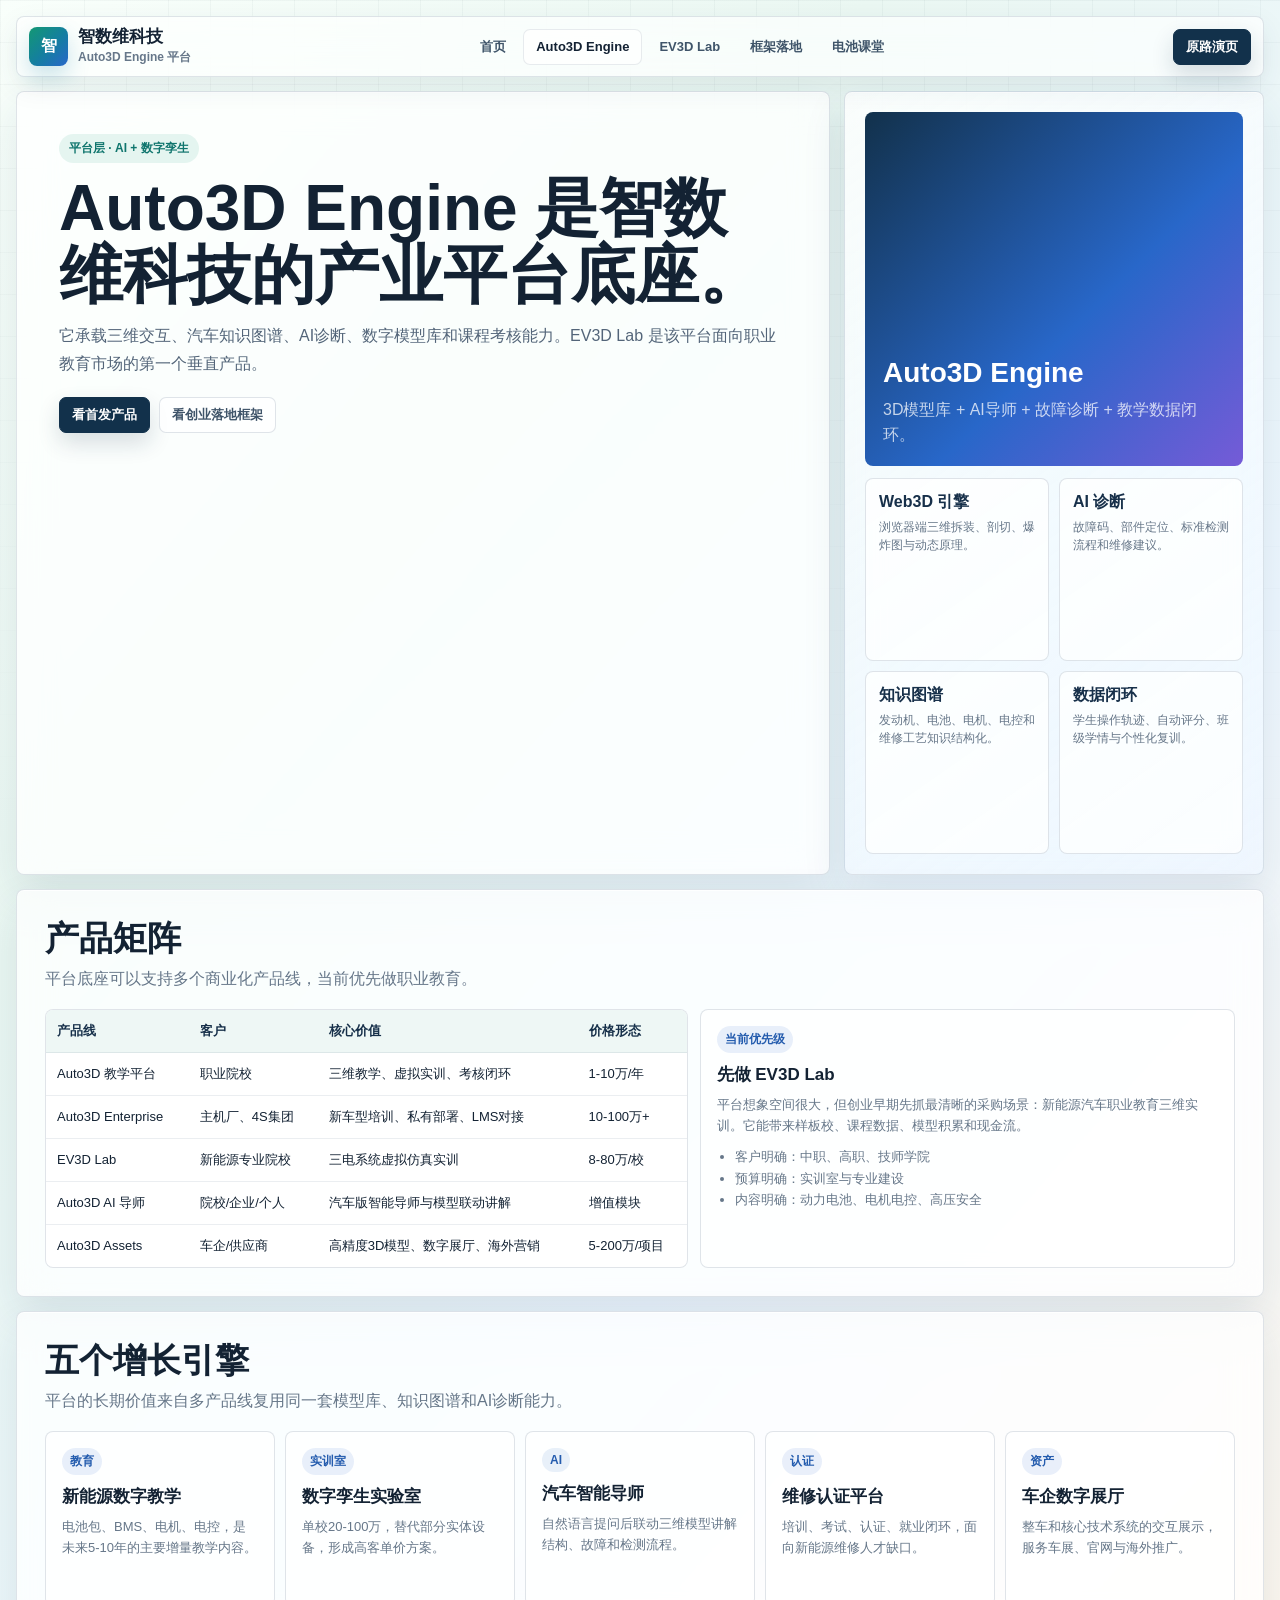
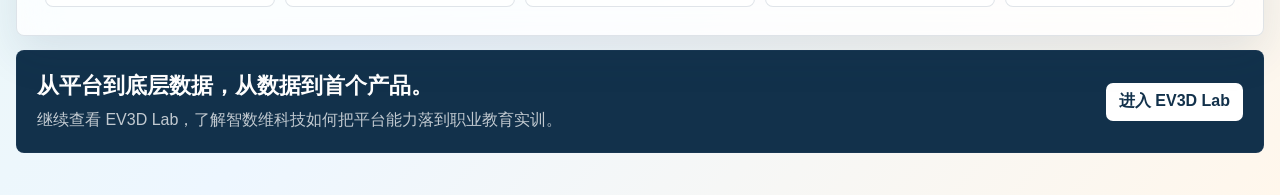
<file: platform/auto3d-engine.html>
<!doctype html>
<html lang="zh-CN">
<head>
  <meta charset="UTF-8" />
  <meta name="viewport" content="width=device-width, initial-scale=1.0" />
  <title>Auto3D Engine | 智数维科技</title>
  <link rel="stylesheet" href="../assets/site.css" />
  <style>
    .platform-hero{grid-template-columns:minmax(0,1fr) 420px}
    .engine-board{padding:20px;display:grid;gap:12px;background:linear-gradient(145deg,rgba(255,255,255,.78),rgba(238,246,255,.54))}
    .engine-core{
      border-radius:8px;
      color:white;
      background:linear-gradient(135deg,#12314b,#2867c9 58%,#755bd7);
      padding:18px;
      min-height:168px;
      display:grid;
      align-content:end;
    }
    .engine-core h3{margin:0;font-size:28px}
    .engine-core p{margin:8px 0 0;color:rgba(255,255,255,.74);line-height:1.6}
    .capability-ring{display:grid;grid-template-columns:1fr 1fr;gap:10px}
    .capability{border:1px solid var(--line);border-radius:8px;background:rgba(255,255,255,.76);padding:13px}
    .capability strong{display:block;color:#17304a}
    .capability span{display:block;margin-top:5px;color:var(--muted);font-size:12px;line-height:1.5}
    .matrix{display:grid;grid-template-columns:1.2fr 1fr;gap:12px}
    .growth-grid{display:grid;grid-template-columns:repeat(5,1fr);gap:10px}
    .growth-grid .card{min-height:176px}
    @media (max-width:1000px){.platform-hero,.matrix{grid-template-columns:1fr}.growth-grid{grid-template-columns:1fr}}
  </style>
</head>
<body>
  <div class="site-shell">
    <header class="site-nav">
      <a class="brand" href="../index.html"><div class="brand-mark">智</div><div><h1>智数维科技</h1><span>Auto3D Engine 平台</span></div></a>
      <nav class="nav-links">
        <a href="../index.html">首页</a>
        <a class="active" href="auto3d-engine.html">Auto3D Engine</a>
        <a href="../solutions/ev3d-lab.html">EV3D Lab</a>
        <a href="../strategy/framework.html">框架落地</a>
        <a href="../solutions/ev3d-lab/battery-classroom.html">电池课堂</a>
      </nav>
      <a class="nav-action" href="../Auto3D_Engine.html">原路演页</a>
    </header>

    <main>
      <section class="hero platform-hero">
        <div class="hero-card">
          <span class="eyebrow">平台层 · AI + 数字孪生</span>
          <h2 class="hero-title">Auto3D Engine 是智数维科技的产业平台底座。</h2>
          <p class="lead">它承载三维交互、汽车知识图谱、AI诊断、数字模型库和课程考核能力。EV3D Lab 是该平台面向职业教育市场的第一个垂直产品。</p>
          <div class="actions">
            <a class="btn primary" href="../solutions/ev3d-lab.html">看首发产品</a>
            <a class="btn secondary" href="../strategy/framework.html">看创业落地框架</a>
          </div>
        </div>
        <aside class="panel engine-board">
          <div class="engine-core"><h3>Auto3D Engine</h3><p>3D模型库 + AI导师 + 故障诊断 + 教学数据闭环。</p></div>
          <div class="capability-ring">
            <div class="capability"><strong>Web3D 引擎</strong><span>浏览器端三维拆装、剖切、爆炸图与动态原理。</span></div>
            <div class="capability"><strong>AI 诊断</strong><span>故障码、部件定位、标准检测流程和维修建议。</span></div>
            <div class="capability"><strong>知识图谱</strong><span>发动机、电池、电机、电控和维修工艺知识结构化。</span></div>
            <div class="capability"><strong>数据闭环</strong><span>学生操作轨迹、自动评分、班级学情与个性化复训。</span></div>
          </div>
        </aside>
      </section>

      <section class="section">
        <div class="section-head"><div><h2>产品矩阵</h2><p>平台底座可以支持多个商业化产品线，当前优先做职业教育。</p></div></div>
        <div class="matrix">
          <table class="table">
            <thead><tr><th>产品线</th><th>客户</th><th>核心价值</th><th>价格形态</th></tr></thead>
            <tbody>
              <tr><td>Auto3D 教学平台</td><td>职业院校</td><td>三维教学、虚拟实训、考核闭环</td><td>1-10万/年</td></tr>
              <tr><td>Auto3D Enterprise</td><td>主机厂、4S集团</td><td>新车型培训、私有部署、LMS对接</td><td>10-100万+</td></tr>
              <tr><td>EV3D Lab</td><td>新能源专业院校</td><td>三电系统虚拟仿真实训</td><td>8-80万/校</td></tr>
              <tr><td>Auto3D AI 导师</td><td>院校/企业/个人</td><td>汽车版智能导师与模型联动讲解</td><td>增值模块</td></tr>
              <tr><td>Auto3D Assets</td><td>车企/供应商</td><td>高精度3D模型、数字展厅、海外营销</td><td>5-200万/项目</td></tr>
            </tbody>
          </table>
          <div class="card"><span class="badge">当前优先级</span><h3>先做 EV3D Lab</h3><p>平台想象空间很大，但创业早期先抓最清晰的采购场景：新能源汽车职业教育三维实训。它能带来样板校、课程数据、模型积累和现金流。</p><ul><li>客户明确：中职、高职、技师学院</li><li>预算明确：实训室与专业建设</li><li>内容明确：动力电池、电机电控、高压安全</li></ul></div>
        </div>
      </section>

      <section class="section">
        <div class="section-head"><div><h2>五个增长引擎</h2><p>平台的长期价值来自多产品线复用同一套模型库、知识图谱和AI诊断能力。</p></div></div>
        <div class="growth-grid">
          <div class="card"><span class="badge">教育</span><h3>新能源数字教学</h3><p>电池包、BMS、电机、电控，是未来5-10年的主要增量教学内容。</p></div>
          <div class="card"><span class="badge">实训室</span><h3>数字孪生实验室</h3><p>单校20-100万，替代部分实体设备，形成高客单价方案。</p></div>
          <div class="card"><span class="badge">AI</span><h3>汽车智能导师</h3><p>自然语言提问后联动三维模型讲解结构、故障和检测流程。</p></div>
          <div class="card"><span class="badge">认证</span><h3>维修认证平台</h3><p>培训、考试、认证、就业闭环，面向新能源维修人才缺口。</p></div>
          <div class="card"><span class="badge">资产</span><h3>车企数字展厅</h3><p>整车和核心技术系统的交互展示，服务车展、官网与海外推广。</p></div>
        </div>
      </section>

      <footer class="page-footer"><div><h2>从平台到底层数据，从数据到首个产品。</h2><p>继续查看 EV3D Lab，了解智数维科技如何把平台能力落到职业教育实训。</p></div><a href="../solutions/ev3d-lab.html">进入 EV3D Lab</a></footer>
    </main>
  </div>
</body>
</html>
</file>
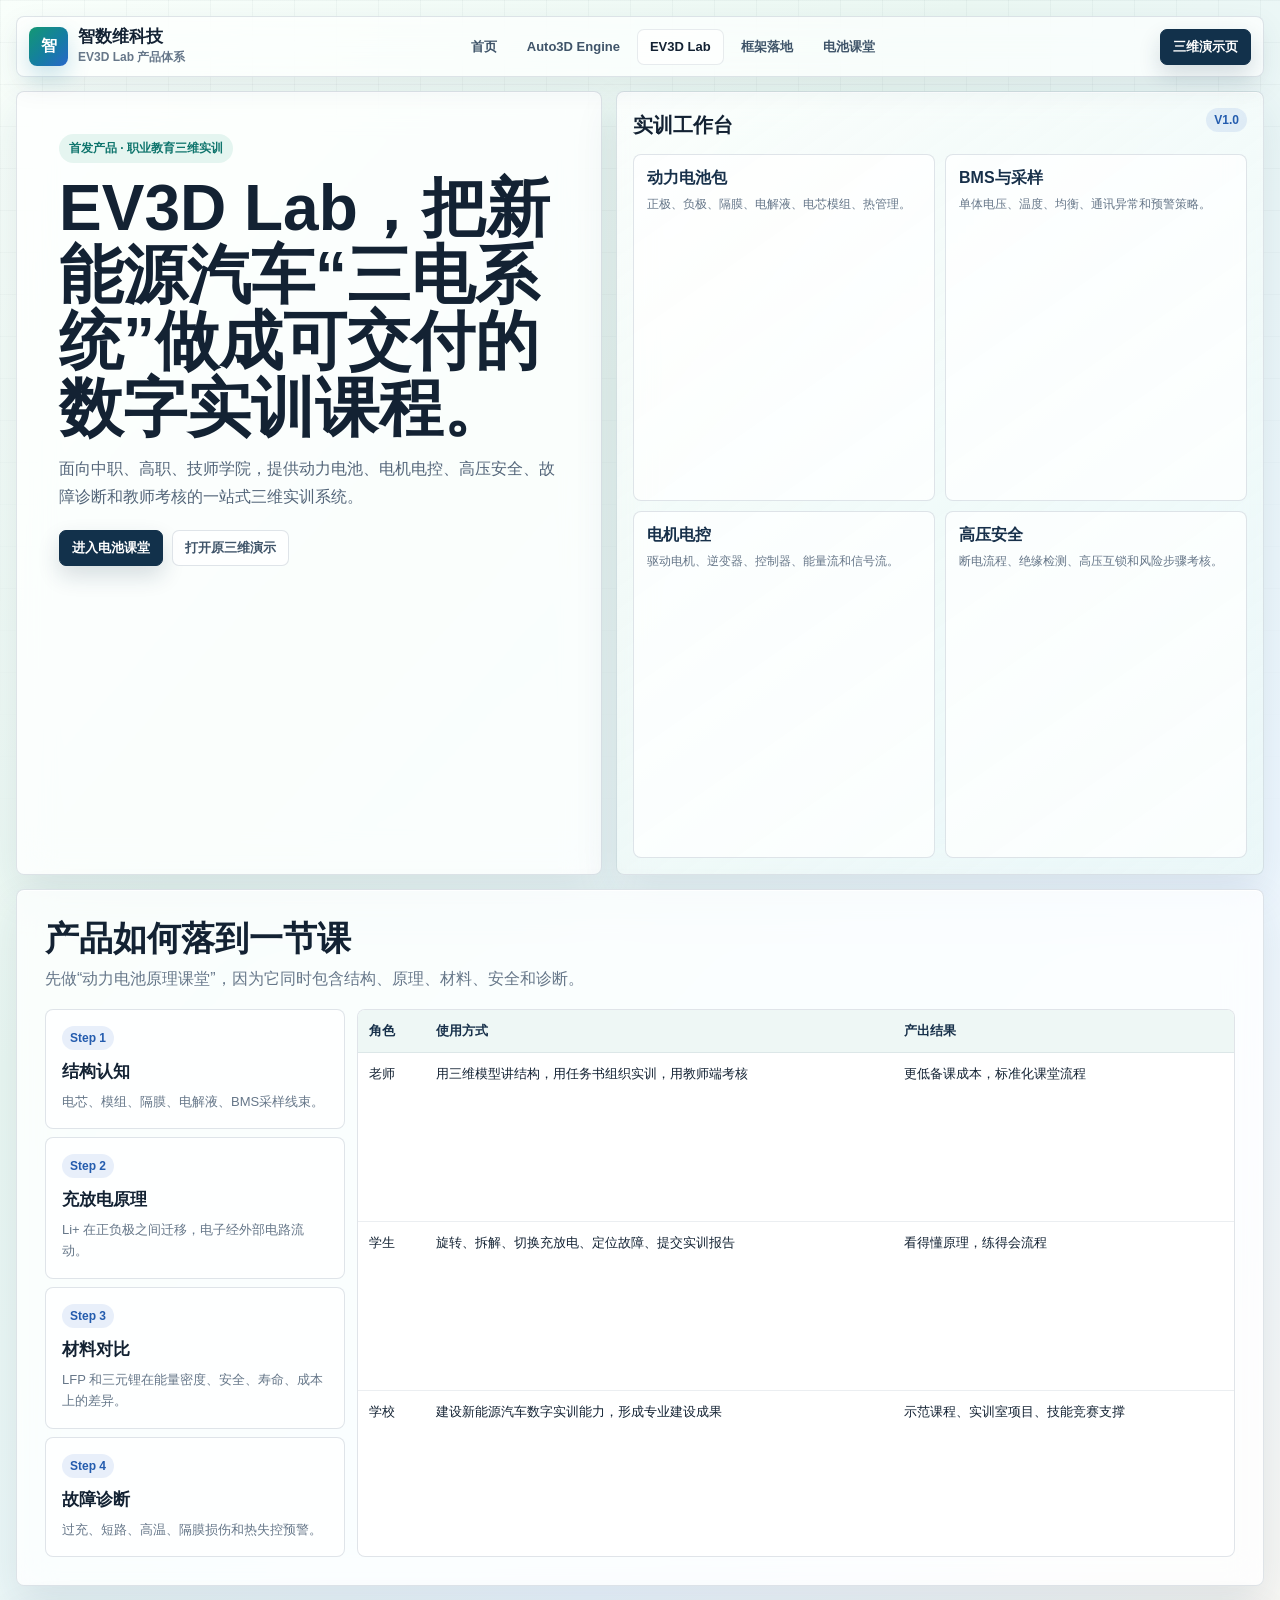
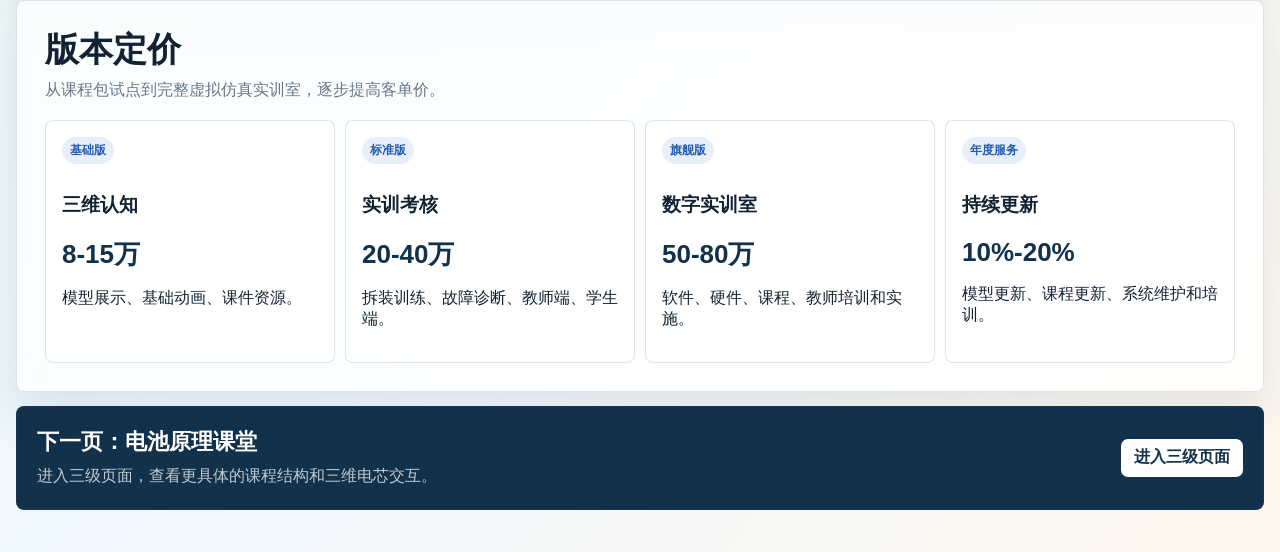
<file: solutions/ev3d-lab.html>
<!doctype html>
<html lang="zh-CN">
<head>
  <meta charset="UTF-8" />
  <meta name="viewport" content="width=device-width, initial-scale=1.0" />
  <title>EV3D Lab | 智数维科技</title>
  <link rel="stylesheet" href="../assets/site.css" />
  <style>
    .lab-hero{grid-template-columns:minmax(0,.95fr) minmax(420px,1.05fr)}
    .lab-console{padding:16px;display:grid;grid-template-rows:auto 1fr;gap:12px;background:linear-gradient(145deg,rgba(255,255,255,.78),rgba(234,247,243,.56))}
    .console-head{display:flex;justify-content:space-between;gap:12px;align-items:center}
    .console-head h3{margin:0;font-size:20px}
    .console-grid{display:grid;grid-template-columns:1fr 1fr;gap:10px}
    .console-card{border:1px solid var(--line);border-radius:8px;background:rgba(255,255,255,.74);padding:13px;min-height:128px}
    .console-card strong{display:block;color:#17304a;font-size:16px}
    .console-card span{display:block;margin-top:6px;color:var(--muted);font-size:12px;line-height:1.55}
    .course-layout{display:grid;grid-template-columns:300px 1fr;gap:12px}
    .course-list{display:grid;gap:8px}
    .course-list .card{min-height:108px}
    .pricing{display:grid;grid-template-columns:repeat(4,1fr);gap:10px}
    .price{border:1px solid var(--line);border-radius:8px;background:#fff;padding:16px}
    .price strong{font-size:26px;color:#12314b}
    @media (max-width:1000px){.lab-hero,.course-layout{grid-template-columns:1fr}.pricing{grid-template-columns:1fr}.console-grid{grid-template-columns:1fr}}
  </style>
</head>
<body>
  <div class="site-shell">
    <header class="site-nav">
      <a class="brand" href="../index.html"><div class="brand-mark">智</div><div><h1>智数维科技</h1><span>EV3D Lab 产品体系</span></div></a>
      <nav class="nav-links">
        <a href="../index.html">首页</a>
        <a href="../platform/auto3d-engine.html">Auto3D Engine</a>
        <a class="active" href="ev3d-lab.html">EV3D Lab</a>
        <a href="../strategy/framework.html">框架落地</a>
        <a href="ev3d-lab/battery-classroom.html">电池课堂</a>
      </nav>
      <a class="nav-action" href="../EV3D_Lab_Web.html">三维演示页</a>
    </header>

    <main>
      <section class="hero lab-hero">
        <div class="hero-card">
          <span class="eyebrow">首发产品 · 职业教育三维实训</span>
          <h2 class="hero-title">EV3D Lab，把新能源汽车“三电系统”做成可交付的数字实训课程。</h2>
          <p class="lead">面向中职、高职、技师学院，提供动力电池、电机电控、高压安全、故障诊断和教师考核的一站式三维实训系统。</p>
          <div class="actions">
            <a class="btn primary" href="ev3d-lab/battery-classroom.html">进入电池课堂</a>
            <a class="btn secondary" href="../EV3D_Lab_Web.html">打开原三维演示</a>
          </div>
        </div>
        <aside class="panel lab-console">
          <div class="console-head"><h3>实训工作台</h3><span class="badge">V1.0</span></div>
          <div class="console-grid">
            <div class="console-card"><strong>动力电池包</strong><span>正极、负极、隔膜、电解液、电芯模组、热管理。</span></div>
            <div class="console-card"><strong>BMS与采样</strong><span>单体电压、温度、均衡、通讯异常和预警策略。</span></div>
            <div class="console-card"><strong>电机电控</strong><span>驱动电机、逆变器、控制器、能量流和信号流。</span></div>
            <div class="console-card"><strong>高压安全</strong><span>断电流程、绝缘检测、高压互锁和风险步骤考核。</span></div>
          </div>
        </aside>
      </section>

      <section class="section">
        <div class="section-head"><div><h2>产品如何落到一节课</h2><p>先做“动力电池原理课堂”，因为它同时包含结构、原理、材料、安全和诊断。</p></div></div>
        <div class="course-layout">
          <div class="course-list">
            <div class="card"><span class="badge">Step 1</span><h3>结构认知</h3><p>电芯、模组、隔膜、电解液、BMS采样线束。</p></div>
            <div class="card"><span class="badge">Step 2</span><h3>充放电原理</h3><p>Li+ 在正负极之间迁移，电子经外部电路流动。</p></div>
            <div class="card"><span class="badge">Step 3</span><h3>材料对比</h3><p>LFP 和三元锂在能量密度、安全、寿命、成本上的差异。</p></div>
            <div class="card"><span class="badge">Step 4</span><h3>故障诊断</h3><p>过充、短路、高温、隔膜损伤和热失控预警。</p></div>
          </div>
          <table class="table">
            <thead><tr><th>角色</th><th>使用方式</th><th>产出结果</th></tr></thead>
            <tbody>
              <tr><td>老师</td><td>用三维模型讲结构，用任务书组织实训，用教师端考核</td><td>更低备课成本，标准化课堂流程</td></tr>
              <tr><td>学生</td><td>旋转、拆解、切换充放电、定位故障、提交实训报告</td><td>看得懂原理，练得会流程</td></tr>
              <tr><td>学校</td><td>建设新能源汽车数字实训能力，形成专业建设成果</td><td>示范课程、实训室项目、技能竞赛支撑</td></tr>
            </tbody>
          </table>
        </div>
      </section>

      <section class="section">
        <div class="section-head"><div><h2>版本定价</h2><p>从课程包试点到完整虚拟仿真实训室，逐步提高客单价。</p></div></div>
        <div class="pricing">
          <div class="price"><span class="badge">基础版</span><h3>三维认知</h3><strong>8-15万</strong><p>模型展示、基础动画、课件资源。</p></div>
          <div class="price"><span class="badge">标准版</span><h3>实训考核</h3><strong>20-40万</strong><p>拆装训练、故障诊断、教师端、学生端。</p></div>
          <div class="price"><span class="badge">旗舰版</span><h3>数字实训室</h3><strong>50-80万</strong><p>软件、硬件、课程、教师培训和实施。</p></div>
          <div class="price"><span class="badge">年度服务</span><h3>持续更新</h3><strong>10%-20%</strong><p>模型更新、课程更新、系统维护和培训。</p></div>
        </div>
      </section>

      <footer class="page-footer"><div><h2>下一页：电池原理课堂</h2><p>进入三级页面，查看更具体的课程结构和三维电芯交互。</p></div><a href="ev3d-lab/battery-classroom.html">进入三级页面</a></footer>
    </main>
  </div>
</body>
</html>
</file>
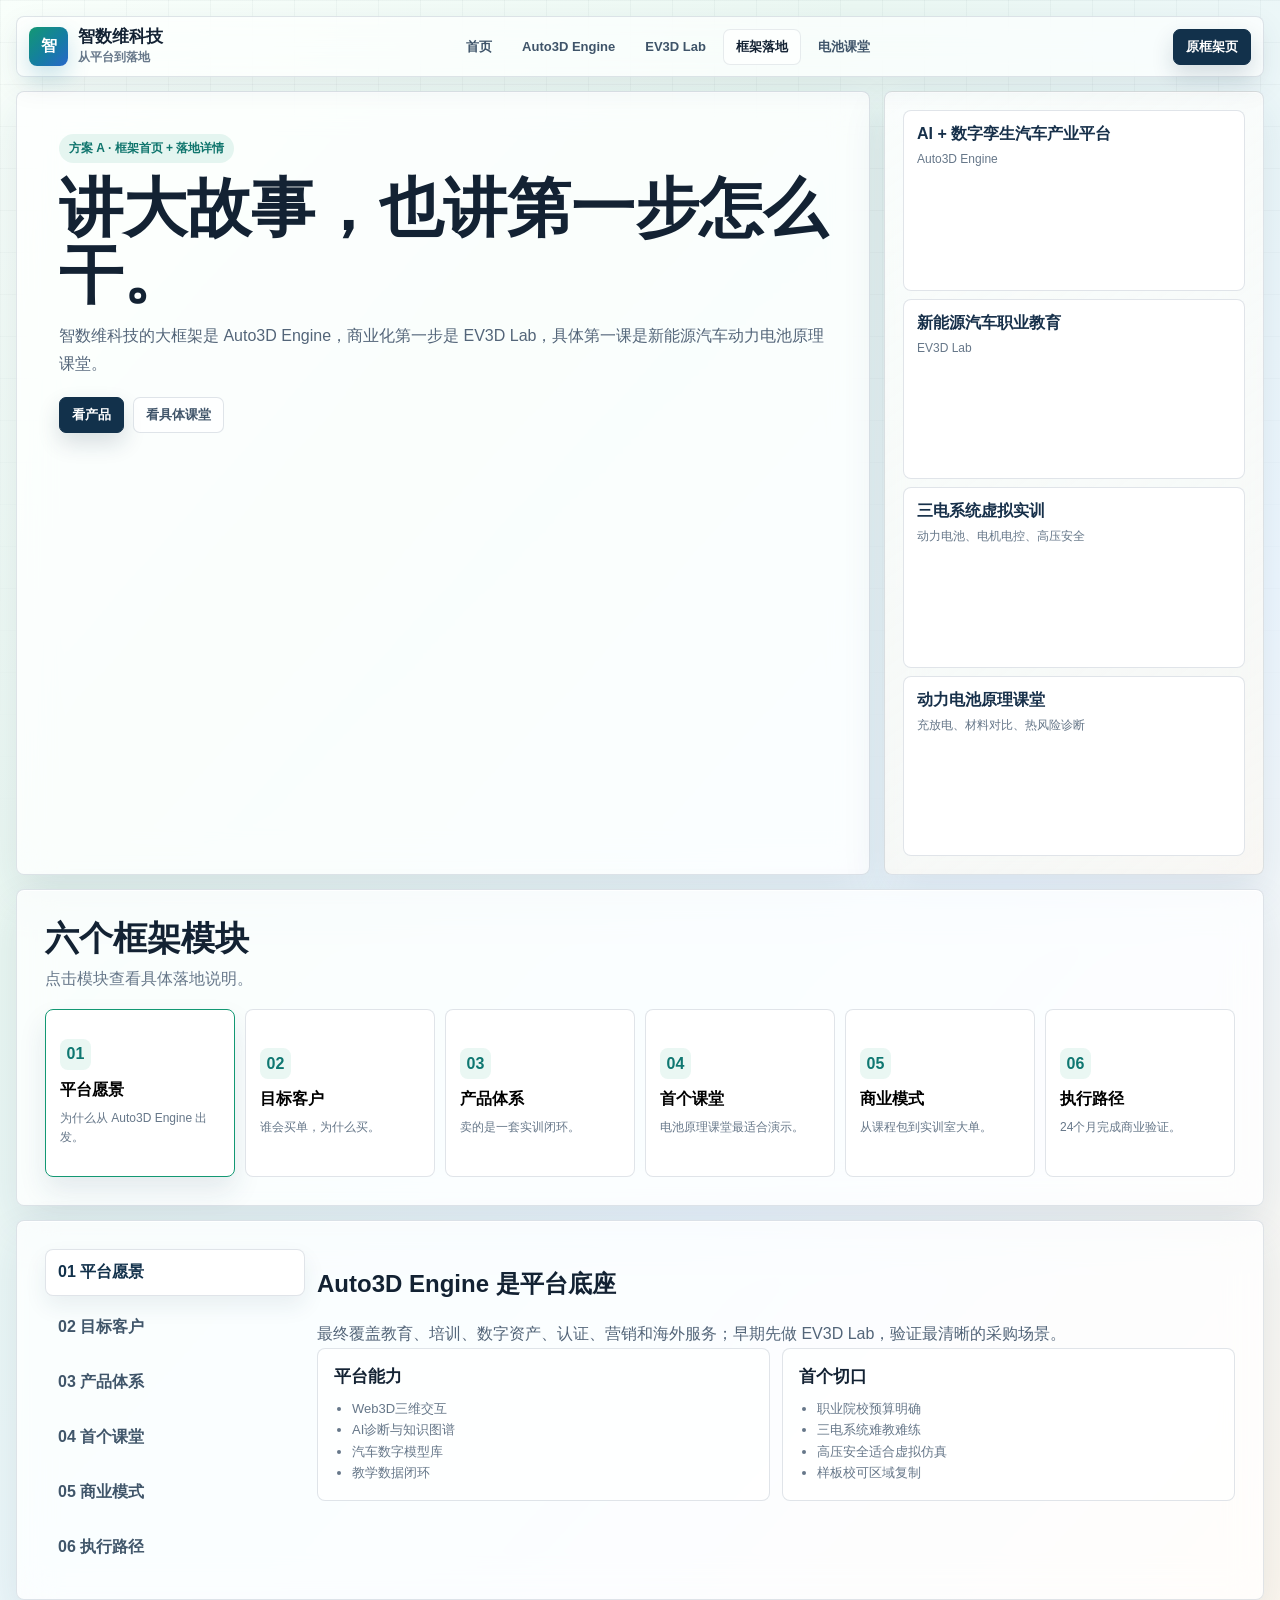
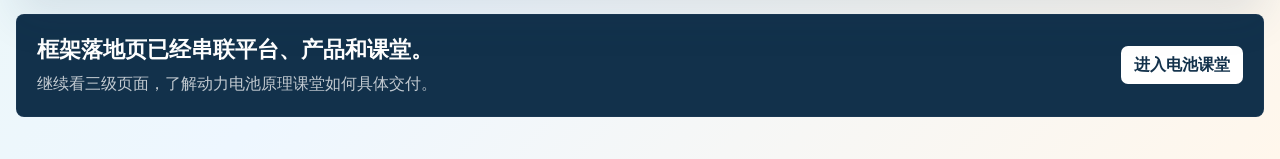
<file: strategy/framework.html>
<!doctype html>
<html lang="zh-CN">
<head>
  <meta charset="UTF-8" />
  <meta name="viewport" content="width=device-width, initial-scale=1.0" />
  <title>框架落地 | 智数维科技</title>
  <link rel="stylesheet" href="../assets/site.css" />
  <style>
    .framework-hero{grid-template-columns:minmax(0,1fr) 380px}
    .funnel{padding:18px;display:grid;gap:8px;background:linear-gradient(145deg,rgba(255,255,255,.78),rgba(255,247,236,.55))}
    .funnel-step{border:1px solid var(--line);border-radius:8px;background:#fff;padding:13px}
    .funnel-step strong{display:block;color:#17304a}
    .funnel-step span{display:block;color:var(--muted);font-size:12px;margin-top:5px;line-height:1.5}
    .framework-cards{display:grid;grid-template-columns:repeat(6,1fr);gap:10px}
    .framework-card{border:1px solid var(--line);border-radius:8px;background:#fff;padding:14px;text-align:left;cursor:pointer;min-height:168px}
    .framework-card.active{border-color:#139873;box-shadow:0 14px 28px rgba(31,61,87,.1)}
    .framework-card strong{display:grid;place-items:center;width:31px;height:31px;border-radius:8px;background:#eaf7f3;color:#0f7771;margin-bottom:10px}
    .framework-card h3{margin:0;font-size:16px}
    .framework-card p{margin:8px 0 0;color:var(--muted);font-size:12px;line-height:1.55}
    .detail-layout{display:grid;grid-template-columns:260px 1fr;gap:12px}
    .detail-tabs{display:grid;gap:8px;align-content:start}
    .detail-tabs button{border:1px solid transparent;border-radius:8px;background:transparent;text-align:left;padding:12px;cursor:pointer;color:#40566a;font-weight:800}
    .detail-tabs button.active{background:#fff;border-color:var(--line);box-shadow:0 10px 22px rgba(31,61,87,.08);color:#12314b}
    .detail-panel{display:none}.detail-panel.active{display:block}
    @media (max-width:1100px){.framework-hero,.detail-layout{grid-template-columns:1fr}.framework-cards{grid-template-columns:repeat(2,1fr)}}
    @media (max-width:560px){.framework-cards{grid-template-columns:1fr}}
  </style>
</head>
<body>
  <div class="site-shell">
    <header class="site-nav">
      <a class="brand" href="../index.html"><div class="brand-mark">智</div><div><h1>智数维科技</h1><span>从平台到落地</span></div></a>
      <nav class="nav-links">
        <a href="../index.html">首页</a>
        <a href="../platform/auto3d-engine.html">Auto3D Engine</a>
        <a href="../solutions/ev3d-lab.html">EV3D Lab</a>
        <a class="active" href="framework.html">框架落地</a>
        <a href="../solutions/ev3d-lab/battery-classroom.html">电池课堂</a>
      </nav>
      <a class="nav-action" href="../EV3D_Lab_Mindmap.html">原框架页</a>
    </header>

    <main>
      <section class="hero framework-hero">
        <div class="hero-card">
          <span class="eyebrow">方案 A · 框架首页 + 落地详情</span>
          <h2 class="hero-title">讲大故事，也讲第一步怎么干。</h2>
          <p class="lead">智数维科技的大框架是 Auto3D Engine，商业化第一步是 EV3D Lab，具体第一课是新能源汽车动力电池原理课堂。</p>
          <div class="actions"><a class="btn primary" href="../solutions/ev3d-lab.html">看产品</a><a class="btn secondary" href="../solutions/ev3d-lab/battery-classroom.html">看具体课堂</a></div>
        </div>
        <aside class="panel funnel">
          <div class="funnel-step"><strong>AI + 数字孪生汽车产业平台</strong><span>Auto3D Engine</span></div>
          <div class="funnel-step"><strong>新能源汽车职业教育</strong><span>EV3D Lab</span></div>
          <div class="funnel-step"><strong>三电系统虚拟实训</strong><span>动力电池、电机电控、高压安全</span></div>
          <div class="funnel-step"><strong>动力电池原理课堂</strong><span>充放电、材料对比、热风险诊断</span></div>
        </aside>
      </section>

      <section class="section">
        <div class="section-head"><div><h2>六个框架模块</h2><p>点击模块查看具体落地说明。</p></div></div>
        <div class="framework-cards">
          <button class="framework-card active" data-tab data-target="vision"><strong>01</strong><h3>平台愿景</h3><p>为什么从 Auto3D Engine 出发。</p></button>
          <button class="framework-card" data-tab data-target="customer"><strong>02</strong><h3>目标客户</h3><p>谁会买单，为什么买。</p></button>
          <button class="framework-card" data-tab data-target="product"><strong>03</strong><h3>产品体系</h3><p>卖的是一套实训闭环。</p></button>
          <button class="framework-card" data-tab data-target="scene"><strong>04</strong><h3>首个课堂</h3><p>电池原理课堂最适合演示。</p></button>
          <button class="framework-card" data-tab data-target="business"><strong>05</strong><h3>商业模式</h3><p>从课程包到实训室大单。</p></button>
          <button class="framework-card" data-tab data-target="execution"><strong>06</strong><h3>执行路径</h3><p>24个月完成商业验证。</p></button>
        </div>
      </section>

      <section class="section detail-layout">
        <aside class="detail-tabs">
          <button class="active" data-tab data-target="vision">01 平台愿景</button>
          <button data-tab data-target="customer">02 目标客户</button>
          <button data-tab data-target="product">03 产品体系</button>
          <button data-tab data-target="scene">04 首个课堂</button>
          <button data-tab data-target="business">05 商业模式</button>
          <button data-tab data-target="execution">06 执行路径</button>
        </aside>
        <div>
          <article class="detail-panel active" data-panel="vision"><h2>Auto3D Engine 是平台底座</h2><p class="lead">最终覆盖教育、培训、数字资产、认证、营销和海外服务；早期先做 EV3D Lab，验证最清晰的采购场景。</p><div class="grid-2"><div class="card"><h3>平台能力</h3><ul><li>Web3D三维交互</li><li>AI诊断与知识图谱</li><li>汽车数字模型库</li><li>教学数据闭环</li></ul></div><div class="card"><h3>首个切口</h3><ul><li>职业院校预算明确</li><li>三电系统难教难练</li><li>高压安全适合虚拟仿真</li><li>样板校可区域复制</li></ul></div></div></article>
          <article class="detail-panel" data-panel="customer"><h2>第一批客户：新能源专业院校</h2><p class="lead">中职、高职、技师学院是最清楚的买单对象，采购理由来自专业建设、实训室、技能竞赛和教学数字化。</p><table class="table"><thead><tr><th>客户</th><th>痛点</th><th>切入方式</th></tr></thead><tbody><tr><td>中职</td><td>老师备课难，设备不够用</td><td>基础版课程包</td></tr><tr><td>高职</td><td>专业群和示范成果压力</td><td>标准版实训考核</td></tr><tr><td>技师学院</td><td>技能训练与安全流程</td><td>旗舰实训室</td></tr></tbody></table></article>
          <article class="detail-panel" data-panel="product"><h2>产品体系：学、练、考、诊断、复盘</h2><div class="grid-3"><div class="card"><h3>三维模型</h3><p>电池、电机、电控、高压配电。</p></div><div class="card"><h3>实训任务</h3><p>拆装、充放电、故障定位。</p></div><div class="card"><h3>教师考核</h3><p>任务布置、自动评分、学情分析。</p></div></div></article>
          <article class="detail-panel" data-panel="scene"><h2>第一节样板课：动力电池原理</h2><table class="table"><thead><tr><th>环节</th><th>交互</th><th>掌握点</th></tr></thead><tbody><tr><td>结构认知</td><td>电芯剖面、隔膜、电解液</td><td>识别核心结构</td></tr><tr><td>充放电</td><td>Li+ 与电子路径</td><td>解释能量转换</td></tr><tr><td>材料对比</td><td>LFP/三元锂切换</td><td>理解安全与能量密度差异</td></tr><tr><td>热风险</td><td>隔膜损伤、短路标记</td><td>BMS预警逻辑</td></tr></tbody></table></article>
          <article class="detail-panel" data-panel="business"><h2>商业模式：从试点到实训室</h2><div class="grid-4"><div class="metric"><strong>8-15万</strong><span>基础版</span></div><div class="metric"><strong>20-40万</strong><span>标准版</span></div><div class="metric"><strong>50-80万</strong><span>旗舰实训室</span></div><div class="metric"><strong>10%-20%</strong><span>年度服务</span></div></div></article>
          <article class="detail-panel" data-panel="execution"><h2>24个月执行路径</h2><div class="grid-4"><div class="card"><span class="badge">0-2月</span><h3>需求验证</h3><p>访谈老师，锁定课程。</p></div><div class="card"><span class="badge">3-6月</span><h3>MVP</h3><p>完成模型和教师端。</p></div><div class="card"><span class="badge">6-12月</span><h3>商业验证</h3><p>20所学校与3个案例。</p></div><div class="card"><span class="badge">12-24月</span><h3>复制</h3><p>80-100所学校。</p></div></div></article>
        </div>
      </section>

      <footer class="page-footer"><div><h2>框架落地页已经串联平台、产品和课堂。</h2><p>继续看三级页面，了解动力电池原理课堂如何具体交付。</p></div><a href="../solutions/ev3d-lab/battery-classroom.html">进入电池课堂</a></footer>
    </main>
  </div>
  <script src="../assets/site.js"></script>
</body>
</html>
</file>
<file: assets/site.css>
:root{
  --ink:#132233;
  --muted:#667789;
  --line:rgba(64,91,116,.16);
  --paper:rgba(255,255,255,.78);
  --paper-strong:#fff;
  --wash:#f6fbf9;
  --green:#139873;
  --cyan:#147f9f;
  --blue:#2867c9;
  --purple:#755bd7;
  --amber:#d48716;
  --red:#d05252;
  --shadow:0 18px 44px rgba(31,61,87,.11), inset 0 1px 0 rgba(255,255,255,.85);
  --radius:8px;
}

*{box-sizing:border-box}
html{scroll-behavior:smooth}
body{
  margin:0;
  min-height:100vh;
  font-family:Inter,-apple-system,BlinkMacSystemFont,"Segoe UI","PingFang SC","Microsoft YaHei",sans-serif;
  color:var(--ink);
  background:
    linear-gradient(132deg,#f9fffb 0%,#eaf7f2 30%,#eef7ff 63%,#fff7ec 100%);
  overflow-x:hidden;
}
body::before{
  content:"";
  position:fixed;
  inset:0;
  pointer-events:none;
  z-index:-1;
  background-image:
    linear-gradient(rgba(19,34,51,.045) 1px,transparent 1px),
    linear-gradient(90deg,rgba(19,34,51,.045) 1px,transparent 1px);
  background-size:42px 42px;
  mask-image:linear-gradient(to bottom,rgba(0,0,0,.8),rgba(0,0,0,.18) 72%,transparent);
}

a{color:inherit;text-decoration:none}
button{font:inherit}

.site-shell{
  width:min(1440px,calc(100% - 32px));
  margin:0 auto;
  padding:16px 0 42px;
}

.site-nav{
  position:sticky;
  top:12px;
  z-index:40;
  display:grid;
  grid-template-columns:auto 1fr auto;
  align-items:center;
  gap:14px;
  padding:10px 12px;
  border:1px solid var(--line);
  border-radius:var(--radius);
  background:rgba(255,255,255,.7);
  backdrop-filter:blur(18px) saturate(150%);
  -webkit-backdrop-filter:blur(18px) saturate(150%);
  box-shadow:0 10px 28px rgba(31,61,87,.08);
}

.brand{
  display:flex;
  align-items:center;
  gap:10px;
  min-width:0;
}
.brand-mark{
  width:39px;
  height:39px;
  border-radius:8px;
  display:grid;
  place-items:center;
  color:white;
  font-weight:900;
  background:linear-gradient(135deg,#139873,#147f9f 52%,#2867c9);
  box-shadow:0 10px 22px rgba(20,127,159,.22);
  flex:none;
}
.brand h1{
  margin:0;
  font-size:17px;
  line-height:1.14;
  letter-spacing:0;
}
.brand span{
  display:block;
  margin-top:2px;
  color:var(--muted);
  font-size:12px;
  font-weight:600;
}

.nav-links{
  display:flex;
  justify-content:center;
  gap:4px;
}
.nav-links a,.nav-action,.btn{
  min-height:36px;
  border-radius:7px;
  display:inline-flex;
  align-items:center;
  justify-content:center;
  gap:7px;
  padding:0 12px;
  color:#3f5469;
  font-size:13px;
  font-weight:760;
  white-space:nowrap;
  border:1px solid transparent;
}
.nav-links a:hover,.nav-links a.active{
  background:rgba(255,255,255,.7);
  color:var(--ink);
  border-color:rgba(64,91,116,.12);
}
.nav-action,.btn.primary{
  color:white;
  background:#12314b;
  border-color:#12314b;
  box-shadow:0 10px 22px rgba(18,49,75,.16);
}
.btn.secondary{
  background:rgba(255,255,255,.68);
  border-color:var(--line);
}

.hero{
  margin-top:14px;
  min-height:calc(100vh - 116px);
  display:grid;
  align-items:stretch;
  gap:14px;
}
.hero-card,.panel,.section{
  border:1px solid var(--line);
  border-radius:var(--radius);
  background:var(--paper);
  backdrop-filter:blur(18px) saturate(145%);
  -webkit-backdrop-filter:blur(18px) saturate(145%);
  box-shadow:var(--shadow);
}
.hero-card{padding:clamp(22px,4vw,42px)}
.eyebrow{
  display:inline-flex;
  align-items:center;
  gap:7px;
  border-radius:999px;
  padding:6px 10px;
  color:#0f756d;
  background:rgba(19,152,115,.1);
  font-size:12px;
  font-weight:850;
  margin-bottom:12px;
}
.hero-title{
  margin:0;
  max-width:960px;
  font-size:clamp(32px,5vw,68px);
  line-height:1.04;
  letter-spacing:0;
}
.lead{
  margin:14px 0 0;
  max-width:820px;
  color:#536579;
  font-size:16px;
  line-height:1.72;
}
.actions{display:flex;flex-wrap:wrap;gap:9px;margin-top:20px}

.section{
  margin-top:14px;
  padding:clamp(18px,3vw,28px);
}
.section-head{
  display:flex;
  justify-content:space-between;
  align-items:end;
  gap:18px;
  margin-bottom:16px;
}
.section-head h2{margin:0;font-size:clamp(24px,3vw,34px);line-height:1.18}
.section-head p{margin:8px 0 0;color:var(--muted);line-height:1.65;max-width:720px}

.grid-2{display:grid;grid-template-columns:repeat(2,1fr);gap:12px}
.grid-3{display:grid;grid-template-columns:repeat(3,1fr);gap:12px}
.grid-4{display:grid;grid-template-columns:repeat(4,1fr);gap:12px}

.card{
  border:1px solid var(--line);
  border-radius:var(--radius);
  background:rgba(255,255,255,.72);
  padding:16px;
  min-width:0;
}
.card h3{margin:0 0 8px;font-size:17px}
.card p{margin:0;color:var(--muted);font-size:13px;line-height:1.65}
.card ul{margin:10px 0 0;padding-left:18px;color:var(--muted);font-size:13px;line-height:1.65}
.badge{
  display:inline-flex;
  border-radius:999px;
  padding:5px 8px;
  background:rgba(40,103,201,.1);
  color:#245cae;
  font-size:12px;
  font-weight:850;
  margin-bottom:10px;
}
.metric{
  border:1px solid var(--line);
  border-radius:var(--radius);
  background:rgba(255,255,255,.72);
  padding:14px;
}
.metric strong{display:block;color:#0f7771;font-size:26px;line-height:1.1}
.metric span{display:block;margin-top:5px;color:var(--muted);font-size:12px;line-height:1.4}

.table{
  width:100%;
  border-collapse:separate;
  border-spacing:0;
  overflow:hidden;
  border:1px solid var(--line);
  border-radius:var(--radius);
  background:#fff;
  font-size:13px;
}
.table th,.table td{
  padding:11px;
  text-align:left;
  border-bottom:1px solid rgba(64,91,116,.1);
  vertical-align:top;
  line-height:1.55;
}
.table th{background:#eef7f5;color:#17304a;font-weight:850}
.table tr:last-child td{border-bottom:0}

.page-footer{
  margin-top:14px;
  border:1px solid var(--line);
  border-radius:var(--radius);
  background:#12314b;
  color:white;
  padding:20px;
  display:grid;
  grid-template-columns:1fr auto;
  gap:16px;
  align-items:center;
}
.page-footer h2{margin:0;font-size:22px}
.page-footer p{margin:6px 0 0;color:rgba(255,255,255,.74);line-height:1.6}
.page-footer a{
  height:38px;
  border-radius:7px;
  display:inline-flex;
  align-items:center;
  justify-content:center;
  background:white;
  color:#12314b;
  padding:0 13px;
  font-weight:850;
}

@media (max-width:980px){
  .site-nav{grid-template-columns:1fr auto}
  .nav-links{grid-column:1/-1;justify-content:flex-start;overflow:auto}
  .grid-2,.grid-3,.grid-4{grid-template-columns:1fr}
  .section-head{display:block}
  .page-footer{grid-template-columns:1fr}
}
@media (max-width:560px){
  .site-shell{width:min(100% - 20px,1440px);padding-top:10px}
  .nav-action{display:none}
  .hero-title{font-size:32px}
  .hero-card,.section{padding:16px}
}
</file>
